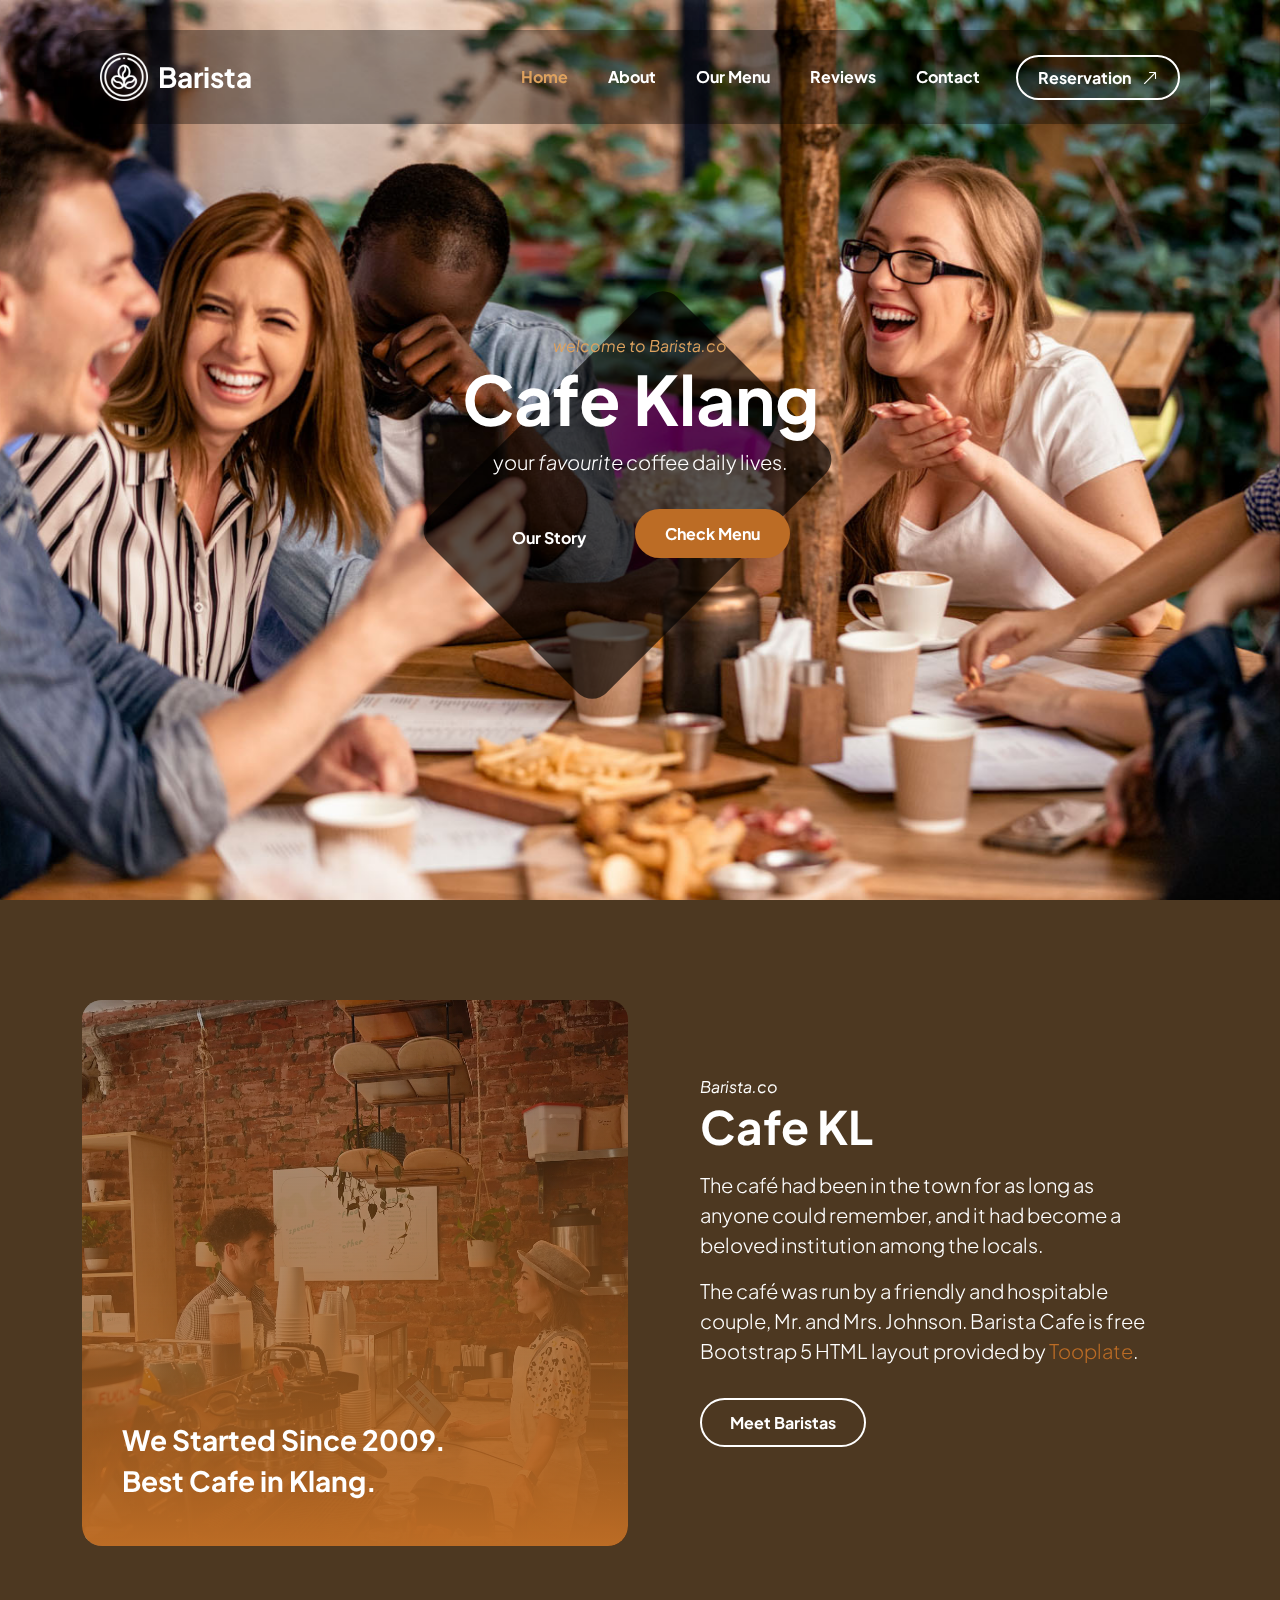
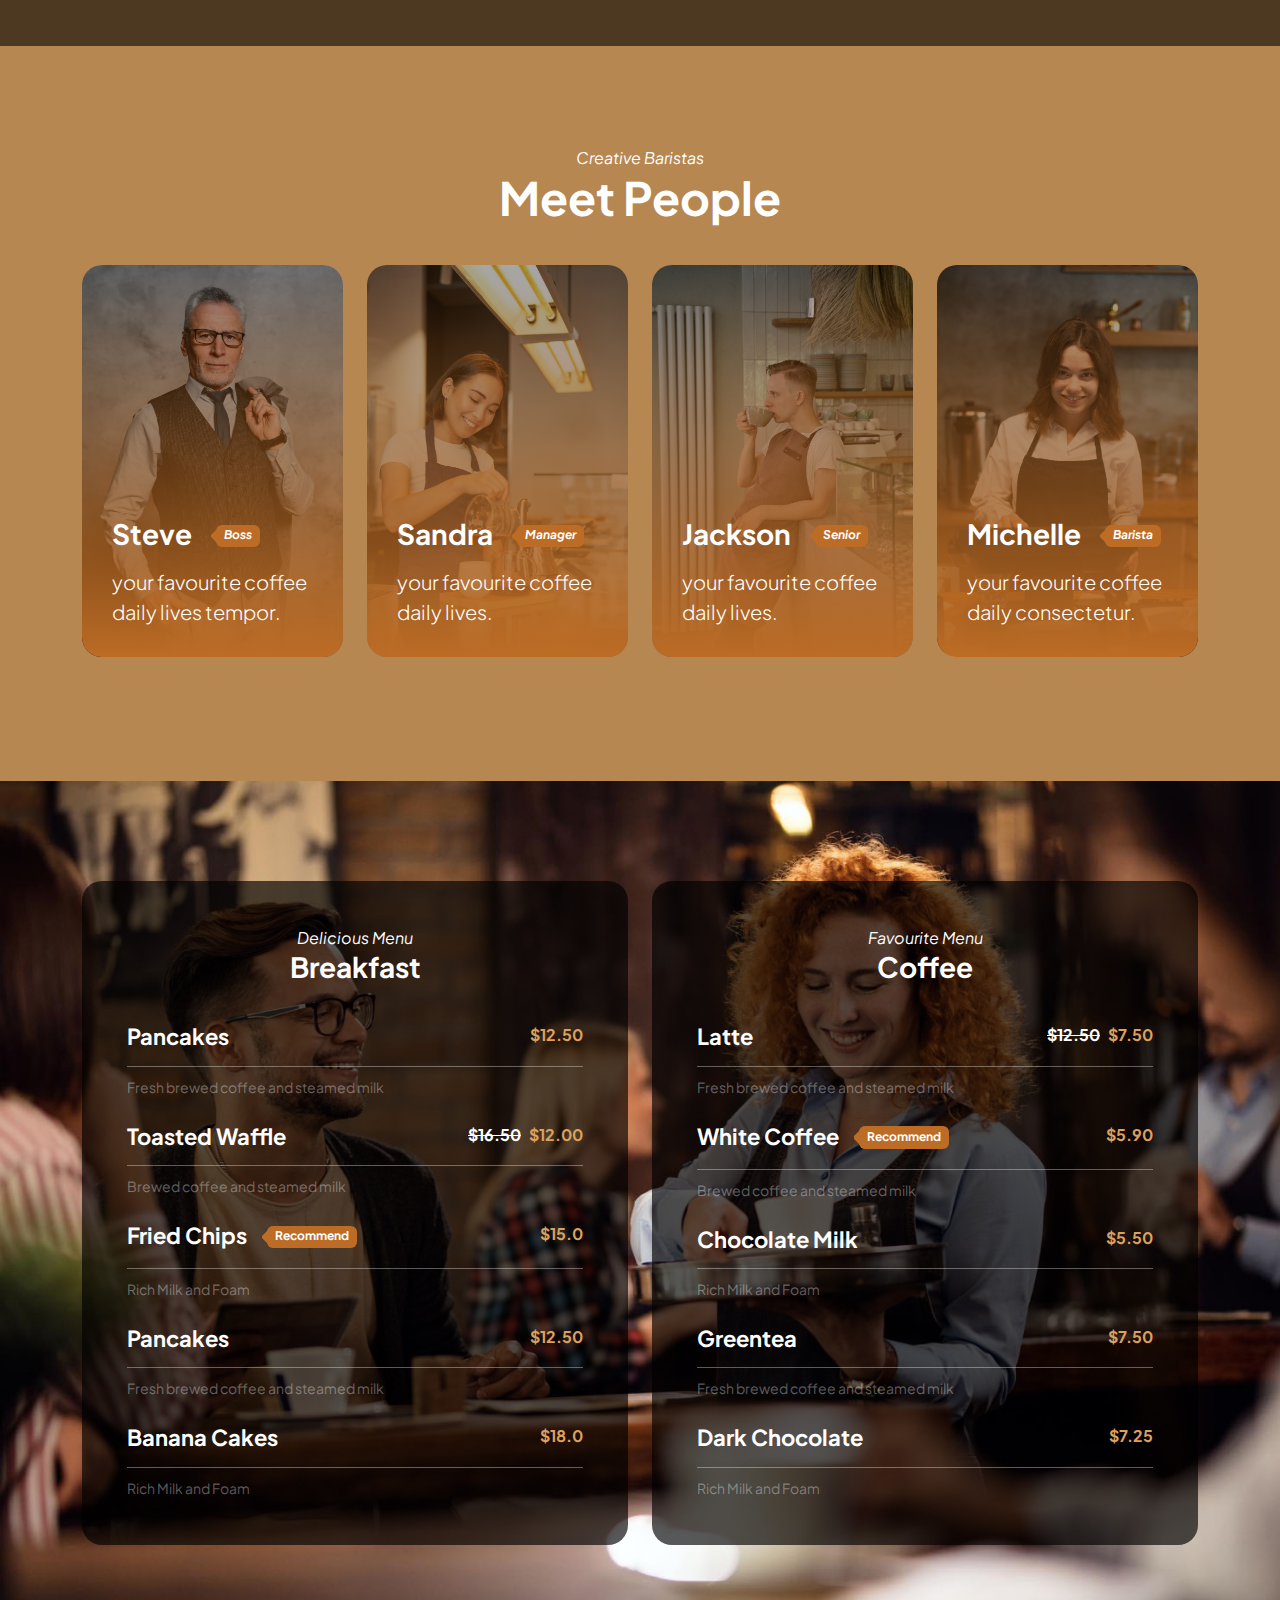
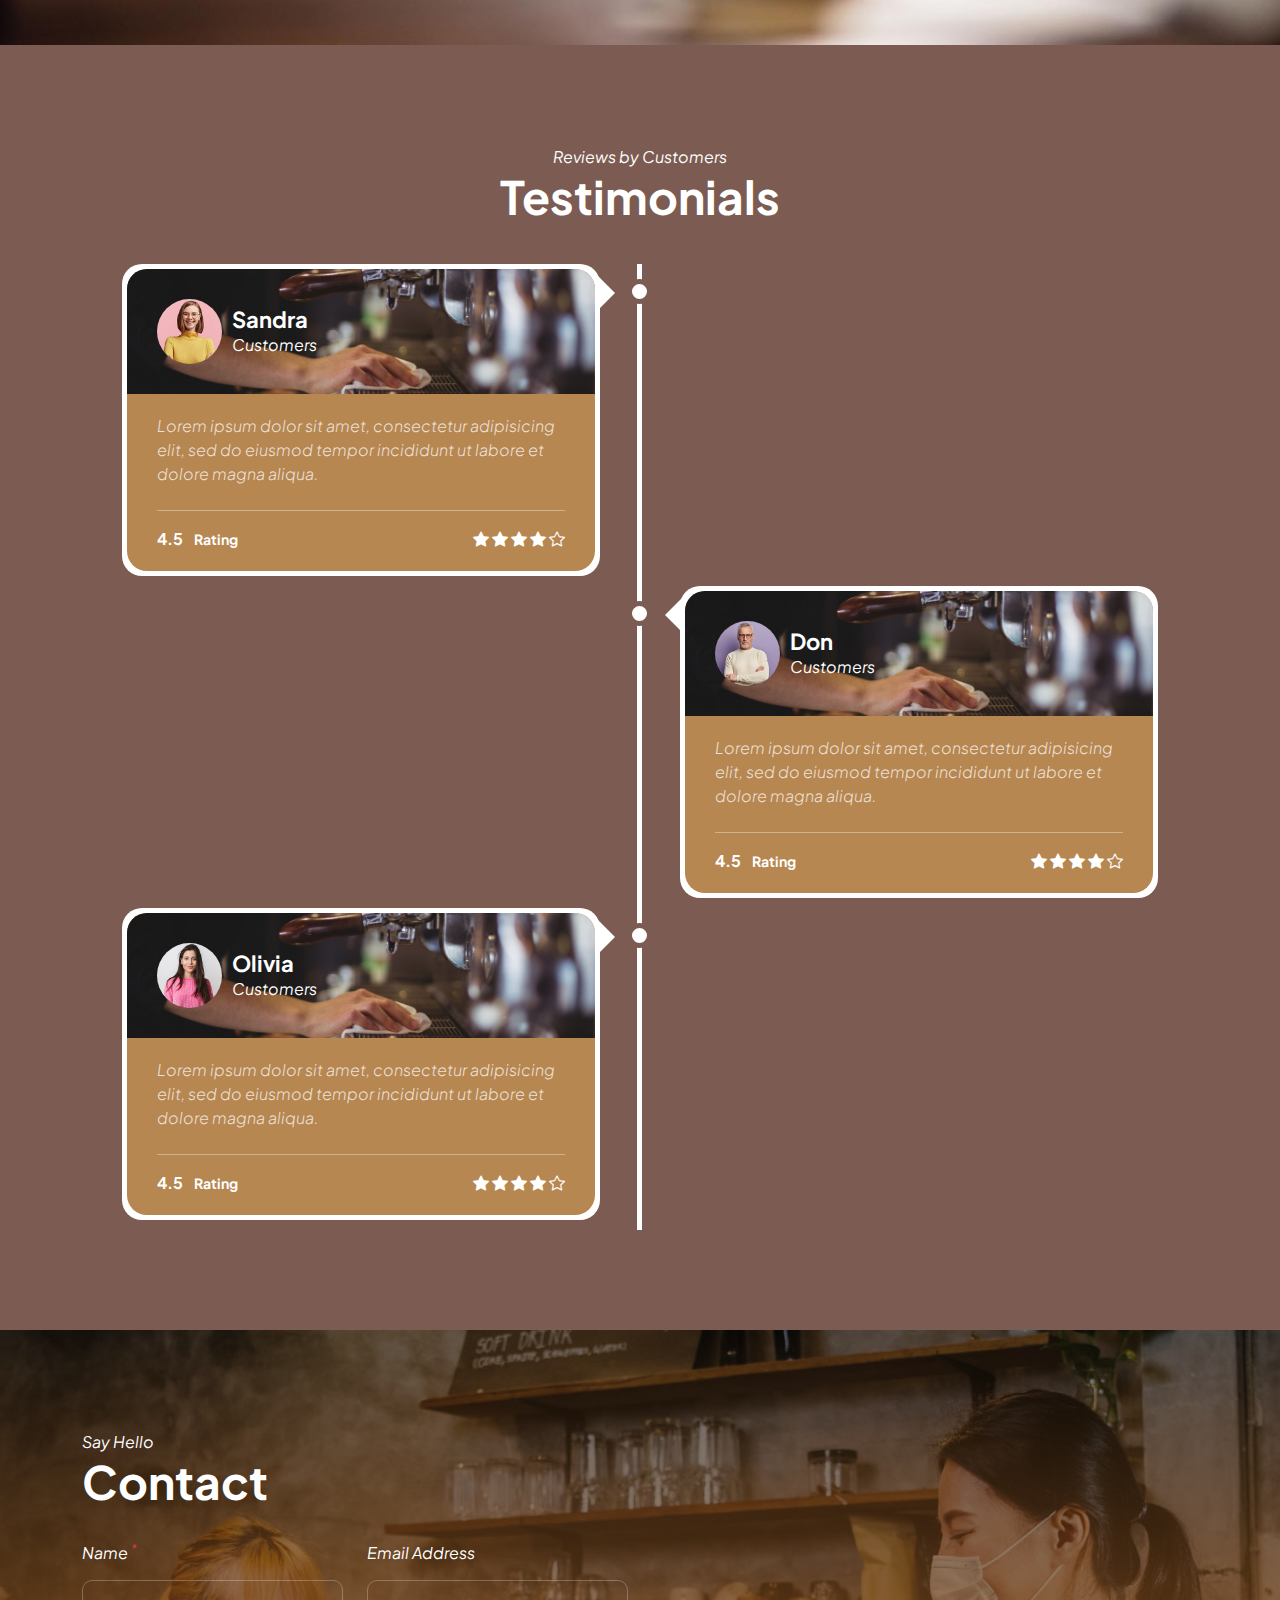
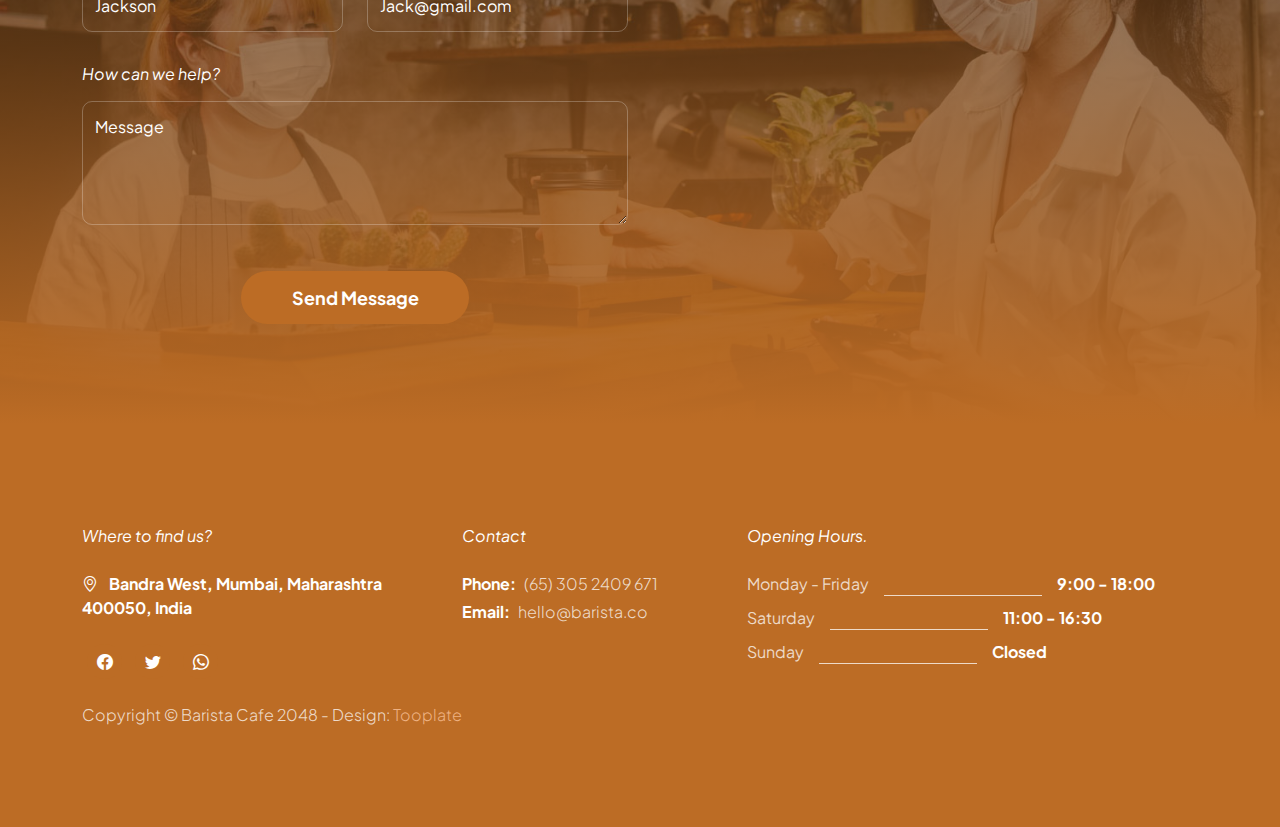
<file: frontend2/index.html>
<!doctype html>
<html lang="en">
    <head>
        <meta charset="utf-8">
        <meta name="viewport" content="width=device-width, initial-scale=1">

        <meta name="description" content="">
        <meta name="author" content="">

        <title>Barista Cafe HTML CSS Template</title>

        <!-- CSS FILES -->                
        <link rel="preconnect" href="https://fonts.googleapis.com">
        
        <link rel="preconnect" href="https://fonts.gstatic.com" crossorigin>

        <link href="https://fonts.googleapis.com/css2?family=Plus+Jakarta+Sans:ital,wght@0,200;0,400;0,600;0,700;1,200;1,700&display=swap" rel="stylesheet">
            
        <link href="css/bootstrap.min.css" rel="stylesheet">

        <link href="css/bootstrap-icons.css" rel="stylesheet">

        <link href="css/vegas.min.css" rel="stylesheet">

        <link href="css/tooplate-barista.css" rel="stylesheet">
        
<!--

Tooplate 2137 Barista Cafe

https://www.tooplate.com/view/2137-barista-cafe

Bootstrap 5 HTML CSS Template

-->
    </head>
    
    <body>
                
            <main>
                <nav class="navbar navbar-expand-lg">                
                    <div class="container">
                        <a class="navbar-brand d-flex align-items-center" href="index.html">
                            <img src="images/coffee-beans.png" class="navbar-brand-image img-fluid" alt="Barista Cafe Template">
                            Barista
                        </a>
        
                        <button class="navbar-toggler" type="button" data-bs-toggle="collapse" data-bs-target="#navbarNav" aria-controls="navbarNav" aria-expanded="false" aria-label="Toggle navigation">
                            <span class="navbar-toggler-icon"></span>
                        </button>
        
                        <div class="collapse navbar-collapse" id="navbarNav">
                            <ul class="navbar-nav ms-lg-auto">
                                <li class="nav-item">
                                    <a class="nav-link click-scroll" href="#section_1">Home</a>
                                </li>
        
                                <li class="nav-item">
                                    <a class="nav-link click-scroll" href="#section_2">About</a>
                                </li>

                                <li class="nav-item">
                                    <a class="nav-link click-scroll" href="#section_3">Our Menu</a>
                                </li>

                                <li class="nav-item">
                                    <a class="nav-link click-scroll" href="#section_4">Reviews</a>
                                </li>

                                <li class="nav-item">
                                    <a class="nav-link click-scroll" href="#section_5">Contact</a>
                                </li>
                            </ul>

                            <div class="ms-lg-3">
                                <a class="btn custom-btn custom-border-btn" href="reservation.html">
                                    Reservation
                                    <i class="bi-arrow-up-right ms-2"></i>
                                </a>
                            </div>
                        </div>
                    </div>
                </nav>


                <section class="hero-section d-flex justify-content-center align-items-center" id="section_1">

                    <div class="container">
                        <div class="row align-items-center">

                            <div class="col-lg-6 col-12 mx-auto">
                                <em class="small-text">welcome to Barista.co</em>
                                
                                <h1>Cafe Klang</h1>

                                <p class="text-white mb-4 pb-lg-2">
                                    your <em>favourite</em> coffee daily lives.
                                </p>

                                <a class="btn custom-btn custom-border-btn smoothscroll me-3" href="#section_2">
                                    Our Story
                                </a>

                                <a class="btn custom-btn smoothscroll me-2 mb-2" href="#section_3"><strong>Check Menu</strong></a>
                            </div>

                        </div>
                    </div>

                    <div class="hero-slides"></div>
                </section>


                <section class="about-section section-padding" id="section_2">
                    <div class="section-overlay"></div>
                    <div class="container">
                        <div class="row align-items-center">

                            <div class="col-lg-6 col-12">
                                <div class="ratio ratio-1x1">
                                    <video autoplay="" loop="" muted="" class="custom-video" poster="">
                                        <source src="videos/pexels-mike-jones-9046237.mp4" type="video/mp4">

                                        Your browser does not support the video tag.
                                    </video>

                                    <div class="about-video-info d-flex flex-column">
                                        <h4 class="mt-auto">We Started Since 2009.</h4>

                                        <h4>Best Cafe in Klang.</h4>
                                    </div>
                                </div>
                            </div>

                            <div class="col-lg-5 col-12 mt-4 mt-lg-0 mx-auto">
                                <em class="text-white">Barista.co</em>

                                <h2 class="text-white mb-3">Cafe KL</h2>

                                <p class="text-white">The café had been in the town for as long as anyone could remember, and it had become a beloved institution among the locals.</p>

                                <p class="text-white">The café was run by a friendly and hospitable couple, Mr. and Mrs. Johnson. Barista Cafe is free Bootstrap 5 HTML layout provided by <a rel="nofollow" href="https://www.tooplate.com" target="_blank">Tooplate</a>.</p>

                                <a href="#barista-team" class="smoothscroll btn custom-btn custom-border-btn mt-3 mb-4">Meet Baristas</a>
                            </div>

                        </div>
                    </div>
                </section>


                <section class="barista-section section-padding section-bg" id="barista-team">
                    <div class="container">
                        <div class="row justify-content-center">

                            <div class="col-lg-12 col-12 text-center mb-4 pb-lg-2">
                                <em class="text-white">Creative Baristas</em>

                                <h2 class="text-white">Meet People</h2>
                            </div>

                            <div class="col-lg-3 col-md-6 col-12 mb-4">
                                <div class="team-block-wrap">
                                    <div class="team-block-info d-flex flex-column">
                                        <div class="d-flex mt-auto mb-3">
                                            <h4 class="text-white mb-0">Steve</h4>

                                            <p class="badge ms-4"><em>Boss</em></p>
                                        </div>

                                        <p class="text-white mb-0">your favourite coffee daily lives tempor.</p>
                                    </div>

                                    <div class="team-block-image-wrap">
                                        <img src="images/team/portrait-elegant-old-man-wearing-suit.jpg" class="team-block-image img-fluid" alt="">
                                    </div>
                                </div>
                            </div>

                            <div class="col-lg-3 col-md-6 col-12 mb-4">
                                <div class="team-block-wrap">
                                    <div class="team-block-info d-flex flex-column">
                                        <div class="d-flex mt-auto mb-3">
                                            <h4 class="text-white mb-0">Sandra</h4>

                                            <p class="badge ms-4"><em>Manager</em></p>
                                        </div>

                                        <p class="text-white mb-0">your favourite coffee daily lives.</p>
                                    </div>

                                    <div class="team-block-image-wrap">
                                        <img src="images/team/cute-korean-barista-girl-pouring-coffee-prepare-filter-batch-brew-pour-working-cafe.jpg" class="team-block-image img-fluid" alt="">
                                    </div>
                                </div>
                            </div>

                            <div class="col-lg-3 col-md-6 col-12 mb-4">
                                <div class="team-block-wrap">
                                    <div class="team-block-info d-flex flex-column">
                                        <div class="d-flex mt-auto mb-3">
                                            <h4 class="text-white mb-0">Jackson</h4>

                                            <p class="badge ms-4"><em>Senior</em></p>
                                        </div>

                                        <p class="text-white mb-0">your favourite coffee daily lives.</p>
                                    </div>

                                    <div class="team-block-image-wrap">
                                        <img src="images/team/small-business-owner-drinking-coffee.jpg" class="team-block-image img-fluid" alt="">
                                    </div>
                                </div>
                            </div>

                            <div class="col-lg-3 col-md-6 col-12">
                                <div class="team-block-wrap">
                                    <div class="team-block-info d-flex flex-column">
                                        <div class="d-flex mt-auto mb-3">
                                            <h4 class="text-white mb-0">Michelle</h4>

                                            <p class="badge ms-4"><em>Barista</em></p>
                                        </div>

                                        <p class="text-white mb-0">your favourite coffee daily consectetur.</p>
                                    </div>

                                    <div class="team-block-image-wrap">
                                        <img src="images/team/smiley-business-woman-working-cashier.jpg" class="team-block-image img-fluid" alt="">
                                    </div>
                                </div>
                            </div>

                        </div>
                    </div>
                </section>


                <section class="menu-section section-padding" id="section_3">
                    <div class="container">
                        <div class="row">

                            <div class="col-lg-6 col-12 mb-4 mb-lg-0">
                                <div class="menu-block-wrap">
                                    <div class="text-center mb-4 pb-lg-2">
                                        <em class="text-white">Delicious Menu</em>
                                        <h4 class="text-white">Breakfast</h4>
                                    </div>

                                    <div class="menu-block">
                                        <div class="d-flex">
                                            <h6>Pancakes</h6>
                                        
                                            <span class="underline"></span>

                                            <strong class="ms-auto">$12.50</strong>
                                        </div>

                                        <div class="border-top mt-2 pt-2">
                                            <small>Fresh brewed coffee and steamed milk</small>
                                        </div>
                                    </div>

                                    <div class="menu-block my-4">
                                        <div class="d-flex">
                                            <h6>
                                                Toasted Waffle
                                            </h6>
                                        
                                            <span class="underline"></span>

                                            <strong class="text-white ms-auto"><del>$16.50</del></strong>

                                            <strong class="ms-2">$12.00</strong>
                                        </div>

                                        <div class="border-top mt-2 pt-2">
                                            <small>Brewed coffee and steamed milk</small>
                                        </div>
                                    </div>

                                    <div class="menu-block">
                                        <div class="d-flex">
                                            <h6>Fried Chips
                                                <span class="badge ms-3">Recommend</span>
                                            </h6>
                                        
                                            <span class="underline"></span>

                                            <strong class="ms-auto">$15.0</strong>
                                        </div>

                                        <div class="border-top mt-2 pt-2">
                                            <small>Rich Milk and Foam</small>
                                        </div>
                                    </div>

                                    <div class="menu-block my-4">
                                        <div class="d-flex">
                                            <h6>Pancakes</h6>
                                        
                                            <span class="underline"></span>

                                            <strong class="ms-auto">$12.50</strong>
                                        </div>

                                        <div class="border-top mt-2 pt-2">
                                            <small>Fresh brewed coffee and steamed milk</small>
                                        </div>
                                    </div>

                                    <div class="menu-block">
                                        <div class="d-flex">
                                            <h6>Banana Cakes</h6>
                                        
                                            <span class="underline"></span>

                                            <strong class="ms-auto">$18.0</strong>
                                        </div>

                                        <div class="border-top mt-2 pt-2">
                                            <small>Rich Milk and Foam</small>
                                        </div>
                                    </div>
                                </div>
                            </div>

                            <div class="col-lg-6 col-12">
                                <div class="menu-block-wrap">
                                    <div class="text-center mb-4 pb-lg-2">
                                        <em class="text-white">Favourite Menu</em>
                                        <h4 class="text-white">Coffee</h4>
                                    </div>

                                    <div class="menu-block">
                                        <div class="d-flex">
                                            <h6>Latte</h6>
                                        
                                            <span class="underline"></span>

                                            <strong class="text-white ms-auto"><del>$12.50</del></strong>

                                            <strong class="ms-2">$7.50</strong>
                                        </div>

                                        <div class="border-top mt-2 pt-2">
                                            <small>Fresh brewed coffee and steamed milk</small>
                                        </div>
                                    </div>

                                    <div class="menu-block my-4">
                                        <div class="d-flex">
                                            <h6>
                                                White Coffee
                                                <span class="badge ms-3">Recommend</span>
                                            </h6>
                                        
                                            <span class="underline"></span>

                                            <strong class="ms-auto">$5.90</strong>
                                        </div>

                                        <div class="border-top mt-2 pt-2">
                                            <small>Brewed coffee and steamed milk</small>
                                        </div>
                                    </div>

                                    <div class="menu-block">
                                        <div class="d-flex">
                                            <h6>Chocolate Milk</h6>
                                        
                                            <span class="underline"></span>

                                            <strong class="ms-auto">$5.50</strong>
                                        </div>

                                        <div class="border-top mt-2 pt-2">
                                            <small>Rich Milk and Foam</small>
                                        </div>
                                    </div>

                                    <div class="menu-block my-4">
                                        <div class="d-flex">
                                            <h6>Greentea</h6>
                                        
                                            <span class="underline"></span>

                                            <strong class="ms-auto">$7.50</strong>
                                        </div>

                                        <div class="border-top mt-2 pt-2">
                                            <small>Fresh brewed coffee and steamed milk</small>
                                        </div>
                                    </div>

                                    <div class="menu-block">
                                        <div class="d-flex">
                                            <h6>Dark Chocolate</h6>
                                        
                                            <span class="underline"></span>

                                            <strong class="ms-auto">$7.25</strong>
                                        </div>

                                        <div class="border-top mt-2 pt-2">
                                            <small>Rich Milk and Foam</small>
                                        </div>
                                    </div>
                                </div>
                            </div>

                        </div>
                    </div>
                </section>
                <section class="reviews-section section-padding section-bg" id="section_4">
                    <div class="container">
                        <div class="row justify-content-center">

                            <div class="col-lg-12 col-12 text-center mb-4 pb-lg-2">
                                <em class="text-white">Reviews by Customers</em>

                                <h2 class="text-white">Testimonials</h2>
                            </div>
                            <div class="timeline">
                                <div class="timeline-container timeline-container-left">
                                    <div class="timeline-content">
                                        <div class="reviews-block">
                                            <div class="reviews-block-image-wrap d-flex align-items-center">
                                                <img src="images/reviews/young-woman-with-round-glasses-yellow-sweater.jpg" class="reviews-block-image img-fluid" alt="">

                                                <div class="">
                                                    <h6 class="text-white mb-0">Sandra</h6>
                                                    <em class="text-white"> Customers</em>
                                                </div>
                                            </div>

                                            <div class="reviews-block-info">
                                                <p>Lorem ipsum dolor sit amet, consectetur adipisicing elit, sed do eiusmod tempor incididunt ut labore et dolore magna aliqua.</p>

                                                <div class="d-flex border-top pt-3 mt-4">
                                                    <strong class="text-white">4.5 <small class="ms-2">Rating</small></strong>

                                                    <div class="reviews-group ms-auto">
                                                        <i class="bi-star-fill"></i>
                                                        <i class="bi-star-fill"></i>
                                                        <i class="bi-star-fill"></i>
                                                        <i class="bi-star-fill"></i>
                                                        <i class="bi-star"></i>
                                                    </div>
                                                </div>
                                            </div>
                                        </div>
                                    </div>
                                </div>

                                <div class="timeline-container timeline-container-right">
                                    <div class="timeline-content">
                                        <div class="reviews-block">
                                            <div class="reviews-block-image-wrap d-flex align-items-center">
                                                <img src="images/reviews/senior-man-white-sweater-eyeglasses.jpg" class="reviews-block-image img-fluid" alt="">

                                                <div class="">
                                                    <h6 class="text-white mb-0">Don</h6>
                                                    <em class="text-white"> Customers</em>
                                                </div>
                                            </div>

                                            <div class="reviews-block-info">
                                                <p>Lorem ipsum dolor sit amet, consectetur adipisicing elit, sed do eiusmod tempor incididunt ut labore et dolore magna aliqua.</p>

                                                <div class="d-flex border-top pt-3 mt-4">
                                                    <strong class="text-white">4.5 <small class="ms-2">Rating</small></strong>

                                                    <div class="reviews-group ms-auto">
                                                        <i class="bi-star-fill"></i>
                                                        <i class="bi-star-fill"></i>
                                                        <i class="bi-star-fill"></i>
                                                        <i class="bi-star-fill"></i>
                                                        <i class="bi-star"></i>
                                                    </div>
                                                </div>
                                            </div>
                                        </div>
                                    </div>
                                </div>

                                <div class="timeline-container timeline-container-left">
                                    <div class="timeline-content">
                                        <div class="reviews-block">
                                            <div class="reviews-block-image-wrap d-flex align-items-center">
                                                <img src="images/reviews/young-beautiful-woman-pink-warm-sweater-natural-look-smiling-portrait-isolated-long-hair.jpg" class="reviews-block-image img-fluid" alt="">

                                                <div class="">
                                                    <h6 class="text-white mb-0">Olivia</h6>
                                                    <em class="text-white"> Customers</em>
                                                </div>
                                            </div>

                                            <div class="reviews-block-info">
                                                <p>Lorem ipsum dolor sit amet, consectetur adipisicing elit, sed do eiusmod tempor incididunt ut labore et dolore magna aliqua.</p>

                                                <div class="d-flex border-top pt-3 mt-4">
                                                    <strong class="text-white">4.5 <small class="ms-2">Rating</small></strong>

                                                    <div class="reviews-group ms-auto">
                                                        <i class="bi-star-fill"></i>
                                                        <i class="bi-star-fill"></i>
                                                        <i class="bi-star-fill"></i>
                                                        <i class="bi-star-fill"></i>
                                                        <i class="bi-star"></i>
                                                    </div>
                                                </div>
                                            </div>
                                        </div>
                                    </div>
                                </div>
                            </div>

                        </div>
                    </div>
                </section>


                <section class="contact-section section-padding" id="section_5">
                    <div class="container">
                        <div class="row">   

                            <div class="col-lg-12 col-12">
                                <em class="text-white">Say Hello</em>
                                <h2 class="text-white mb-4 pb-lg-2">Contact</h2>
                            </div>

                            <div class="col-lg-6 col-12">
                                <form action="#" method="post" class="custom-form contact-form" role="form">

                                <div class="row">
                                    
                                    <div class="col-lg-6 col-12">
                                        <label for="name" class="form-label">Name <sup class="text-danger">*</sup></label>

                                        <input type="text" name="name" id="name" class="form-control" placeholder="Jackson" required="">
                                    </div>

                                    <div class="col-lg-6 col-12">
                                        <label for="email" class="form-label">Email Address</label>

                                        <input type="email" name="email" id="email" pattern="[^ @]*@[^ @]*" class="form-control" placeholder="Jack@gmail.com" required="">
                                    </div>

                                    <div class="col-12">
                                        <label for="message" class="form-label">How can we help?</label>

                                        <textarea name="message" rows="4" class="form-control" id="message" placeholder="Message" required=""></textarea>
                                        
                                    </div>
                                </div>

                                <div class="col-lg-5 col-12 mx-auto mt-3">
                                    <button type="submit" class="form-control">Send Message</button>
                                </div>
                            </form>
                            </div>

                            <div class="col-lg-6 col-12 mx-auto mt-5 mt-lg-0 ps-lg-5">
                                <iframe class="google-map" src="https://www.google.com/maps/embed?pb=!1m18!1m12!1m3!1d5039.668141741662!2d72.81814769288509!3d19.043340656729775!2m3!1f0!2f0!3f0!3m2!1i1024!2i768!4f13.1!3m3!1m2!1s0x3be7c994f34a7355%3A0x2680d63a6f7e33c2!2sLover%20Point!5e1!3m2!1sen!2sth!4v1692722771770!5m2!1sen!2sth" width="100%" height="300" style="border:0;" allowfullscreen="" loading="lazy" referrerpolicy="no-referrer-when-downgrade"></iframe>  
                            </div>

                        </div>
                    </div>
                </section>


                <footer class="site-footer">
                    <div class="container">
                        <div class="row">

                            <div class="col-lg-4 col-12 me-auto">
                                <em class="text-white d-block mb-4">Where to find us?</em>

                                <strong class="text-white">
                                    <i class="bi-geo-alt me-2"></i>
                                    Bandra West, Mumbai, Maharashtra 400050, India
                                </strong>

                                <ul class="social-icon mt-4">
                                    <li class="social-icon-item">
                                        <a href="#" class="social-icon-link bi-facebook">
                                        </a>
                                    </li>
        
                                    <li class="social-icon-item">
                                        <a href="https://x.com/minthu" target="_new" class="social-icon-link bi-twitter">
                                        </a>
                                    </li>

                                    <li class="social-icon-item">
                                        <a href="#" class="social-icon-link bi-whatsapp">
                                        </a>
                                    </li>
                                </ul>
                            </div>

                            <div class="col-lg-3 col-12 mt-4 mb-3 mt-lg-0 mb-lg-0">
                                <em class="text-white d-block mb-4">Contact</em>

                                <p class="d-flex mb-1">
                                    <strong class="me-2">Phone:</strong>
                                    <a href="tel: 305-240-9671" class="site-footer-link">
                                        (65) 
                                        305 2409 671
                                    </a>
                                </p>

                                <p class="d-flex">
                                    <strong class="me-2">Email:</strong>

                                    <a href="mailto:info@yourgmail.com" class="site-footer-link">
                                        hello@barista.co
                                    </a>
                                </p>
                            </div>


                            <div class="col-lg-5 col-12">
                                <em class="text-white d-block mb-4">Opening Hours.</em>

                                <ul class="opening-hours-list">
                                    <li class="d-flex">
                                        Monday - Friday
                                        <span class="underline"></span>

                                        <strong>9:00 - 18:00</strong>
                                    </li>

                                    <li class="d-flex">
                                        Saturday
                                        <span class="underline"></span>

                                        <strong>11:00 - 16:30</strong>
                                    </li>

                                    <li class="d-flex">
                                        Sunday
                                        <span class="underline"></span>

                                        <strong>Closed</strong>
                                    </li>
                                </ul>
                            </div>

                            <div class="col-lg-8 col-12 mt-4">
                                <p class="copyright-text mb-0">Copyright © Barista Cafe 2048 
                                    - Design: <a rel="sponsored" href="https://www.tooplate.com" target="_blank">Tooplate</a></p>
                            </div>
                    </div>
                </footer>
            </main>

        <!-- JAVASCRIPT FILES -->
        <script src="js/jquery.min.js"></script>
        <script src="js/bootstrap.min.js"></script>
        <script src="js/jquery.sticky.js"></script>
        <script src="js/click-scroll.js"></script>
        <script src="js/vegas.min.js"></script>
        <script src="js/custom.js"></script>

    </body>
</html>
</file>
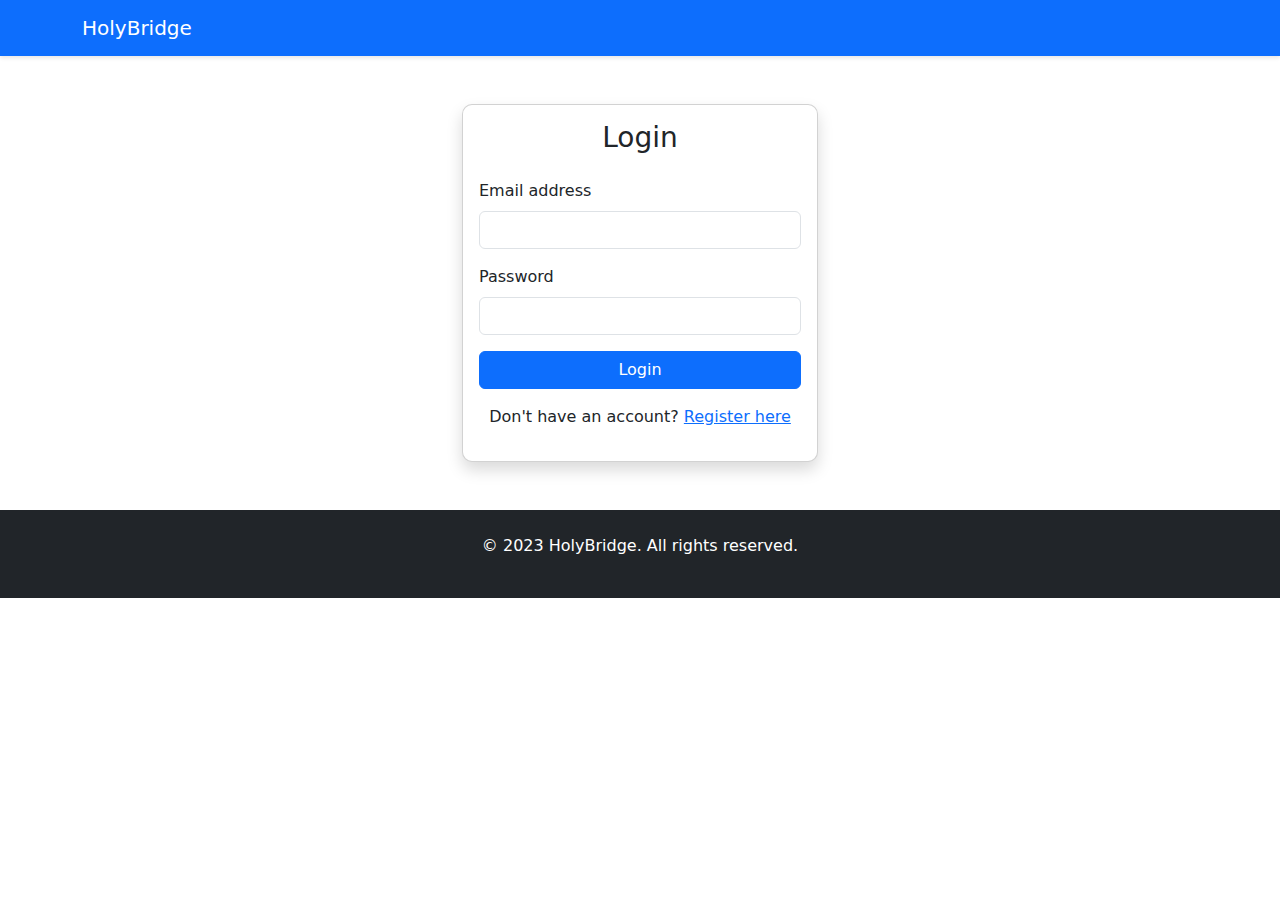
<file: Frontend/dashboard.html>
<!DOCTYPE html>
<html lang="en">
<head>
  <meta charset="UTF-8">
  <meta name="viewport" content="width=device-width, initial-scale=1.0">
  <title>HolyBridge - User Dashboard</title>
  <link href="https://cdn.jsdelivr.net/npm/bootstrap@5.3.0/dist/css/bootstrap.min.css" rel="stylesheet">
  <link rel="stylesheet" href="https://cdnjs.cloudflare.com/ajax/libs/font-awesome/6.4.0/css/all.min.css">
  <link href="css/style.css" rel="stylesheet">
</head>
<body>
<nav class="navbar navbar-expand-lg navbar-dark bg-primary">
  <div class="container">
    <a class="navbar-brand" href="#">HolyBridge</a>
    <button class="navbar-toggler" type="button" data-bs-toggle="collapse" data-bs-target="#navbarNav">
      <span class="navbar-toggler-icon"></span>
    </button>
    <div class="collapse navbar-collapse" id="navbarNav">
      <ul class="navbar-nav me-auto">
        <li class="nav-item">
          <a class="nav-link active" href="dashboard.html">Dashboard</a>
        </li>
        <li class="nav-item">
          <a class="nav-link" href="#">Donations</a>
        </li>
      </ul>
      <ul class="navbar-nav ms-auto">
        <li class="nav-item dropdown">
          <a class="nav-link dropdown-toggle d-flex align-items-center" href="#" id="userDropdown" role="button" data-bs-toggle="dropdown">
            <span class="me-2" id="userEmail"></span>
            <span class="badge bg-success me-2" id="userRoleBadge">User</span>
            <img class="img-profile rounded-circle" src="https://source.unsplash.com/QAB-WJcbgJk/60x60" width="32" height="32">
          </a>
          <ul class="dropdown-menu dropdown-menu-end">
            <li class="dropdown-header d-flex align-items-center">
              <img class="img-profile rounded-circle me-2" src="https://source.unsplash.com/QAB-WJcbgJk/60x60" width="40" height="40">
              <div>
                <div class="fw-bold" id="dropdownUserName">User</div>
                <div class="small text-muted" id="dropdownUserEmail"></div>
                <div class="small text-muted" id="dropdownUserRole"></div>
              </div>
            </li>
            <li><hr class="dropdown-divider"></li>
            <li><a class="dropdown-item" href="#"><i class="fas fa-user me-2"></i> Profile</a></li>
            <li><hr class="dropdown-divider"></li>
            <li><a class="dropdown-item" href="#" id="logoutBtn"><i class="fas fa-sign-out-alt me-2"></i> Logout</a></li>
          </ul>
        </li>
      </ul>
    </div>
  </div>
</nav>

<div class="container mt-4">
  <div class="row">
    <div class="col-md-3">
      <div class="card">
        <div class="card-header">
          User Menu
        </div>
        <div class="list-group list-group-flush">
          <a href="dashboard.html" class="list-group-item list-group-item-action active">Dashboard</a>
          <a href="#" class="list-group-item list-group-item-action">My Donations</a>
          <a href="#" class="list-group-item list-group-item-action">Profile</a>
        </div>
      </div>
    </div>
    <div class="col-md-9">
      <div class="card">
        <div class="card-header">
          Welcome, <span id="userName"></span>
        </div>
        <div class="card-body">
          <h5 class="card-title">User Dashboard</h5>
          <p class="card-text">You can manage your donations and profile from here.</p>

          <div class="row mt-4">
            <div class="col-md-6 mb-4">
              <div class="card bg-primary text-white">
                <div class="card-body">
                  <h5 class="card-title">Total Donations</h5>
                  <p class="card-text h3" id="userDonationAmount">$0.00</p>
                </div>
              </div>
            </div>
            <div class="col-md-6 mb-4">
              <div class="card bg-success text-white">
                <div class="card-body">
                  <h5 class="card-title">Recent Activity</h5>
                  <p class="card-text" id="userLastLogin">Just now</p>
                </div>
              </div>
            </div>
          </div>

          <div class="mt-4">
            <h5>Recent Donations</h5>
            <div class="table-responsive">
              <table class="table table-striped">
                <thead>
                <tr>
                  <th>Date</th>
                  <th>Amount</th>
                  <th>Purpose</th>
                  <th>Status</th>
                </tr>
                </thead>
                <tbody id="recentDonations">
                <!-- Will be populated by JavaScript -->
                </tbody>
              </table>
            </div>
          </div>
        </div>
      </div>
    </div>
  </div>
</div>

<footer class="bg-dark text-white mt-5 py-4">
  <div class="container text-center">
    <p>&copy; 2023 HolyBridge. All rights reserved.</p>
  </div>
</footer>

<script src="https://cdn.jsdelivr.net/npm/bootstrap@5.3.0/dist/js/bootstrap.bundle.min.js"></script>
<script src="js/auth.js"></script>
<script src="js/user.js"></script>
</body>
</html>
</file>
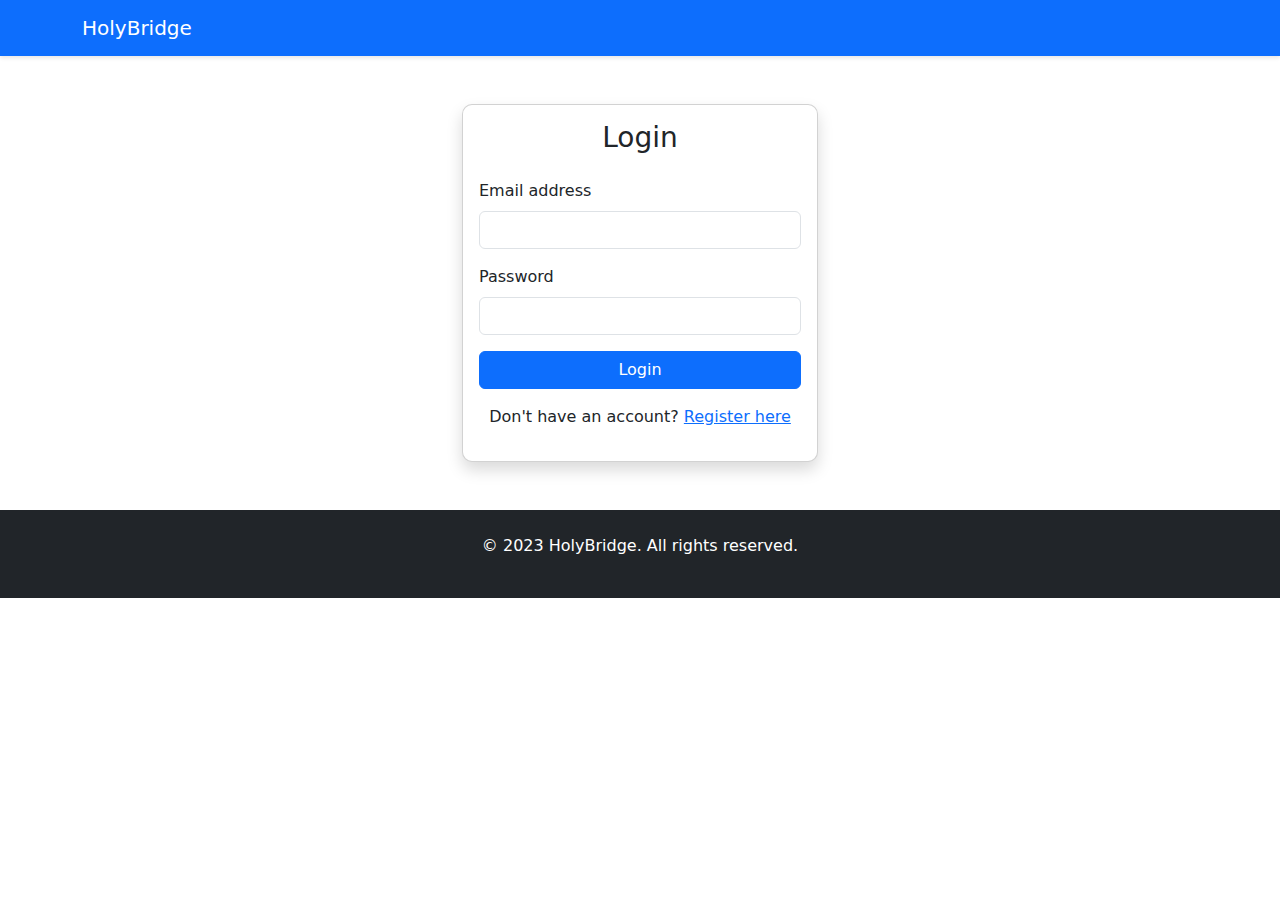
<file: Frontend/login.html>
<!DOCTYPE html>
<html lang="en">
<head>
    <meta charset="UTF-8">
    <meta name="viewport" content="width=device-width, initial-scale=1.0">
    <title>HolyBridge - Login</title>
    <link href="https://cdn.jsdelivr.net/npm/bootstrap@5.3.0/dist/css/bootstrap.min.css" rel="stylesheet">
    <link href="css/style.css" rel="stylesheet">
</head>
<body>
<nav class="navbar navbar-expand-lg navbar-dark bg-primary">
    <div class="container">
        <a class="navbar-brand" href="index.html">HolyBridge</a>
    </div>
</nav>

<div class="container mt-5">
    <div class="row justify-content-center">
        <div class="col-md-6 col-lg-4">
            <div class="card shadow">
                <div class="card-body">
                    <h3 class="card-title text-center mb-4">Login</h3>
                    <form id="loginForm">
                        <div class="mb-3">
                            <label for="email" class="form-label">Email address</label>
                            <input type="email" class="form-control" id="email" required>
                        </div>
                        <div class="mb-3">
                            <label for="password" class="form-label">Password</label>
                            <input type="password" class="form-control" id="password" required>
                        </div>
                        <button type="submit" class="btn btn-primary w-100">Login</button>
                    </form>
                    <div class="mt-3 text-center">
                        <p>Don't have an account? <a href="register.html">Register here</a></p>
                    </div>
                    <div id="loginError" class="alert alert-danger mt-3 d-none"></div>
                </div>
            </div>
        </div>
    </div>
</div>

<footer class="bg-dark text-white mt-5 py-4">
    <div class="container text-center">
        <p>&copy; 2023 HolyBridge. All rights reserved.</p>
    </div>
</footer>

<script src="https://cdn.jsdelivr.net/npm/bootstrap@5.3.0/dist/js/bootstrap.bundle.min.js"></script>
<script src="js/auth.js"></script>
</body>
</html>
</file>
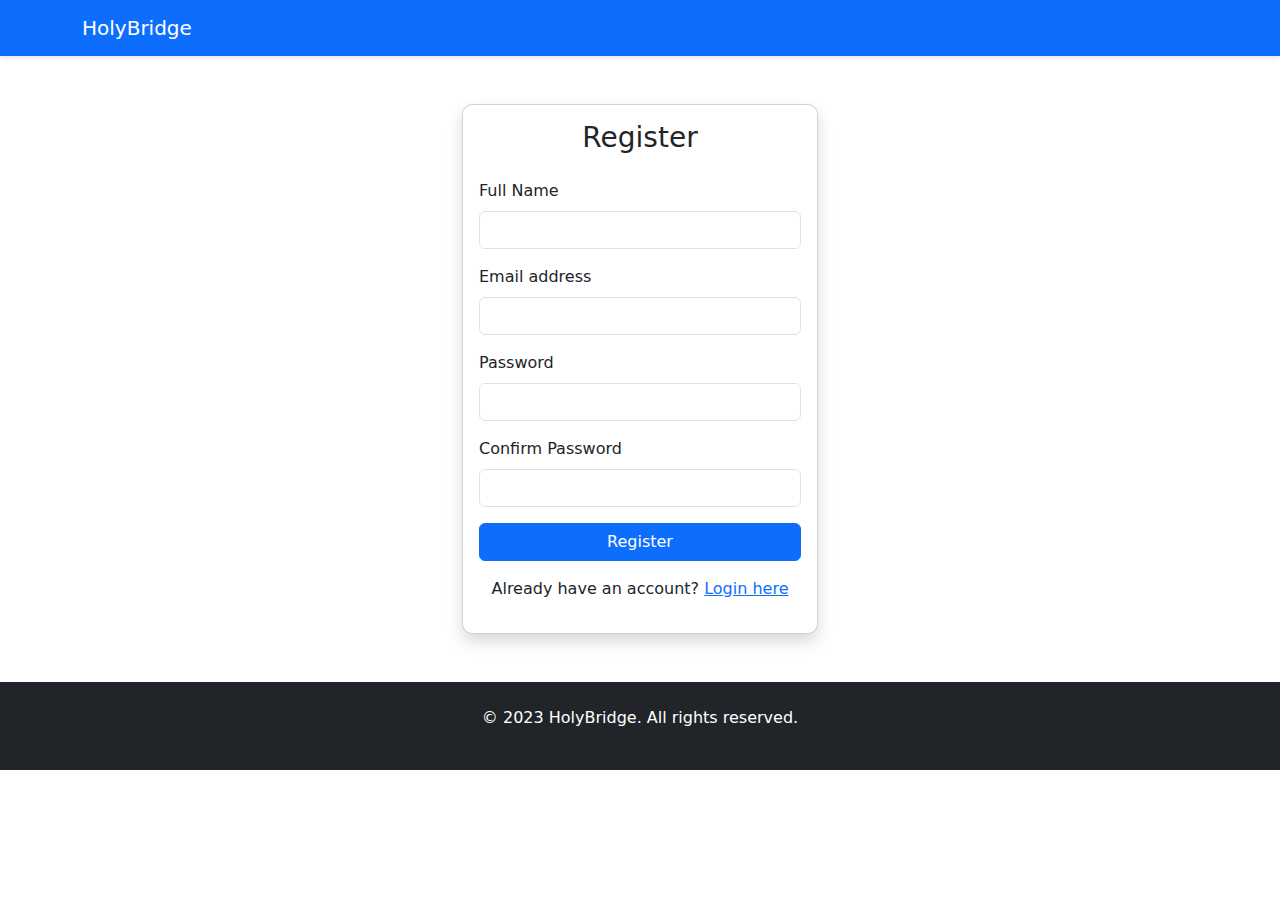
<file: Frontend/register.html>
<!DOCTYPE html>
<html lang="en">
<head>
  <meta charset="UTF-8">
  <meta name="viewport" content="width=device-width, initial-scale=1.0">
  <title>HolyBridge - Register</title>
  <link href="https://cdn.jsdelivr.net/npm/bootstrap@5.3.0/dist/css/bootstrap.min.css" rel="stylesheet">
  <link href="css/style.css" rel="stylesheet">
</head>
<body>
<nav class="navbar navbar-expand-lg navbar-dark bg-primary">
  <div class="container">
    <a class="navbar-brand" href="index.html">HolyBridge</a>
  </div>
</nav>

<div class="container mt-5">
  <div class="row justify-content-center">
    <div class="col-md-6 col-lg-4">
      <div class="card shadow">
        <div class="card-body">
          <h3 class="card-title text-center mb-4">Register</h3>
          <form id="registerForm">
            <div class="mb-3">
              <label for="regName" class="form-label">Full Name</label>
              <input type="text" class="form-control" id="regName" required>
            </div>
            <div class="mb-3">
              <label for="regEmail" class="form-label">Email address</label>
              <input type="email" class="form-control" id="regEmail" required>
            </div>
            <div class="mb-3">
              <label for="regPassword" class="form-label">Password</label>
              <input type="password" class="form-control" id="regPassword" required>
            </div>
            <div class="mb-3">
              <label for="regConfirmPassword" class="form-label">Confirm Password</label>
              <input type="password" class="form-control" id="regConfirmPassword" required>
            </div>
            <button type="submit" class="btn btn-primary w-100">Register</button>
          </form>
          <div class="mt-3 text-center">
            <p>Already have an account? <a href="login.html">Login here</a></p>
          </div>
          <div id="registerError" class="alert alert-danger mt-3 d-none"></div>
          <div id="registerSuccess" class="alert alert-success mt-3 d-none"></div>
        </div>
      </div>
    </div>
  </div>
</div>

<footer class="bg-dark text-white mt-5 py-4">
  <div class="container text-center">
    <p>&copy; 2023 HolyBridge. All rights reserved.</p>
  </div>
</footer>

<script src="https://cdn.jsdelivr.net/npm/bootstrap@5.3.0/dist/js/bootstrap.bundle.min.js"></script>
<script src="js/auth.js"></script>
</body>
</html>
</file>
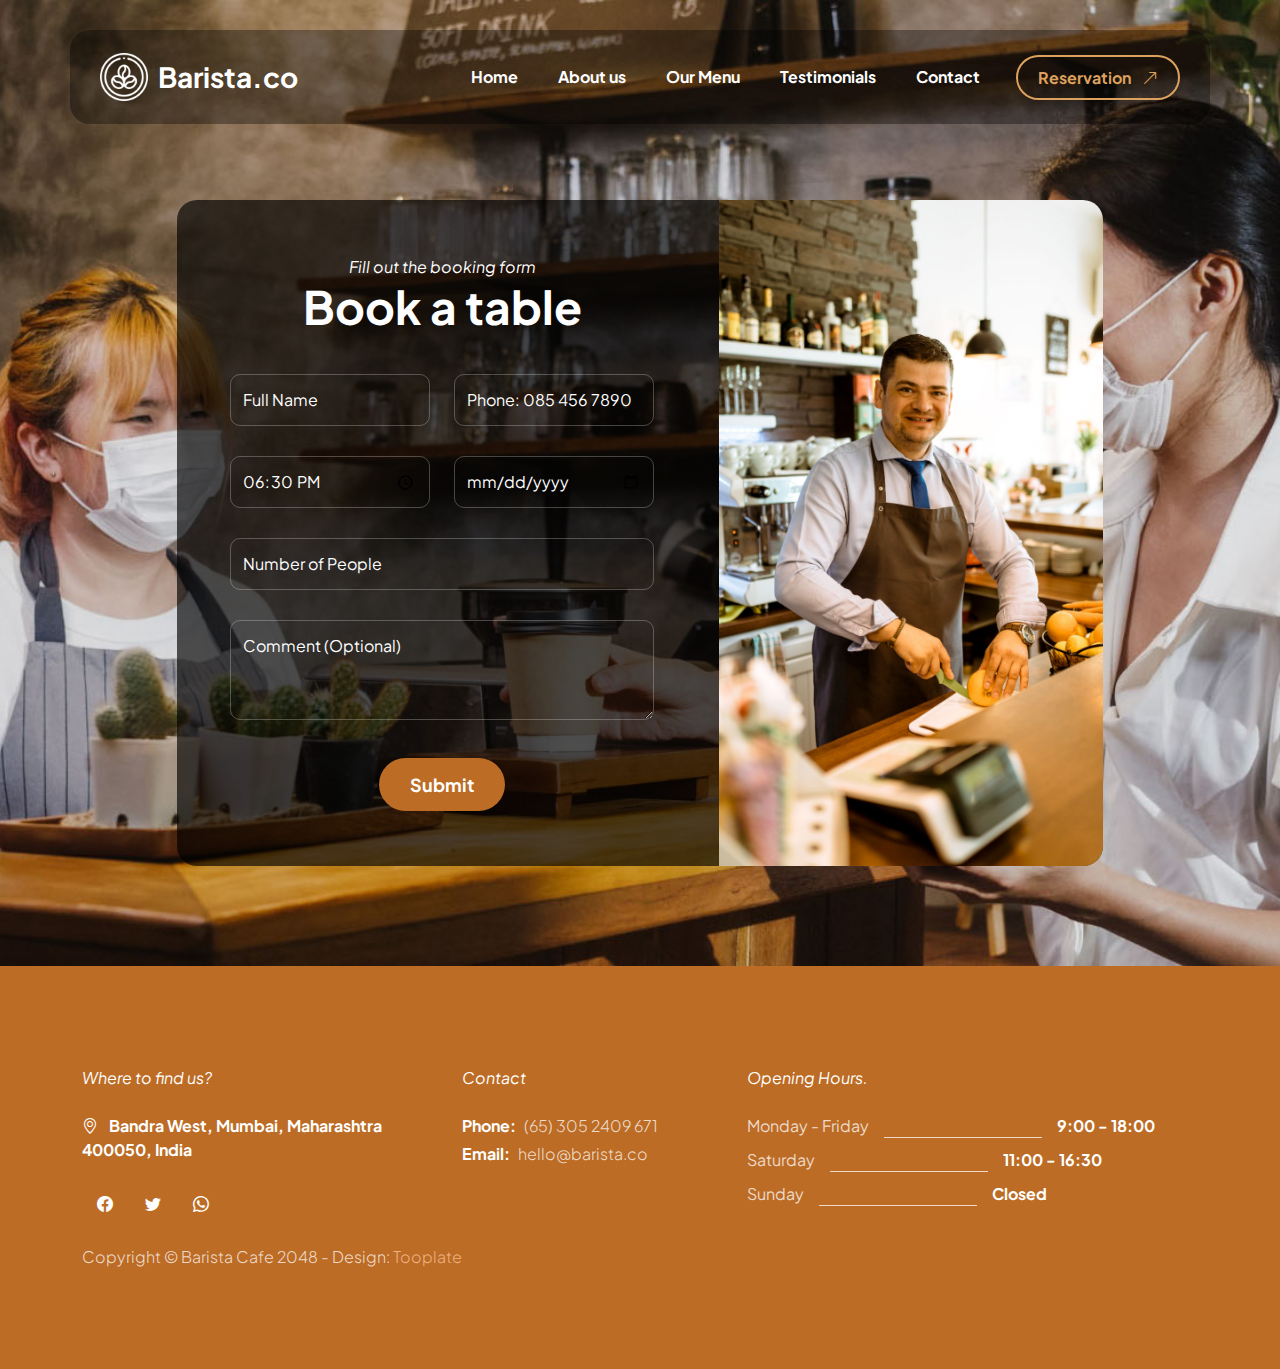
<file: frontend2/reservation.html>
<!doctype html>
<html lang="en">
    <head>
        <meta charset="utf-8">
        <meta name="viewport" content="width=device-width, initial-scale=1">

        <meta name="description" content="">
        <meta name="author" content="">

        <title>Barista Cafe - HTML Reservation Form</title>

        <!-- CSS FILES -->                
        <link rel="preconnect" href="https://fonts.googleapis.com">
        
        <link rel="preconnect" href="https://fonts.gstatic.com" crossorigin>

        <link href="https://fonts.googleapis.com/css2?family=Plus+Jakarta+Sans:ital,wght@0,200;0,400;0,600;0,700;1,200;1,700&display=swap" rel="stylesheet">
            
        <link href="css/bootstrap.min.css" rel="stylesheet">

        <link href="css/bootstrap-icons.css" rel="stylesheet">

        <link href="css/vegas.min.css" rel="stylesheet">

        <link href="css/tooplate-barista.css" rel="stylesheet">
<!--

Tooplate 2137 Barista

https://www.tooplate.com/view/2137-barista-cafe

Bootstrap 5 HTML CSS Template

-->
    </head>
    
    <body class="reservation-page">
                
            <main>
                <nav class="navbar navbar-expand-lg">                
                    <div class="container">
                        <a class="navbar-brand d-flex align-items-center" href="index.html">
                            <img src="images/coffee-beans.png" class="navbar-brand-image img-fluid" alt="">
                            Barista.co
                        </a>
        
                        <button class="navbar-toggler" type="button" data-bs-toggle="collapse" data-bs-target="#navbarNav" aria-controls="navbarNav" aria-expanded="false" aria-label="Toggle navigation">
                            <span class="navbar-toggler-icon"></span>
                        </button>
        
                        <div class="collapse navbar-collapse" id="navbarNav">
                            <ul class="navbar-nav ms-lg-auto">
                                <li class="nav-item">
                                    <a class="nav-link" href="index.html#section_1">Home</a>
                                </li>
        
                                <li class="nav-item">
                                    <a class="nav-link" href="index.html#section_2">About us</a>
                                </li>

                                <li class="nav-item">
                                    <a class="nav-link" href="index.html#section_3">Our Menu</a>
                                </li>

                                <li class="nav-item">
                                    <a class="nav-link" href="index.html#section_4">Testimonials</a>
                                </li>

                                <li class="nav-item">
                                    <a class="nav-link" href="index.html#section_5">Contact</a>
                                </li>
                            </ul>

                            <div class="ms-lg-3">
                                <a class="btn custom-btn custom-border-btn" href="reservation.html">
                                    Reservation
                                    <i class="bi-arrow-up-right ms-2"></i>
                                </a>
                            </div>
                        </div>
                    </div>
                </nav>
                

                <section class="booking-section section-padding">
                <div class="container">
                    <div class="row">

                        <div class="col-lg-10 col-12 mx-auto">
                            <div class="booking-form-wrap">
                                <div class="row">
                                    <div class="col-lg-7 col-12 p-0">
                                        <form class="custom-form booking-form" action="#" method="post" role="form">
                                            <div class="text-center mb-4 pb-lg-2">
                                                <em class="text-white">Fill out the booking form</em>

                                                <h2 class="text-white">Book a table</h2>
                                            </div>

                                            <div class="booking-form-body">
                                                <div class="row">
                                                    <div class="col-lg-6 col-12">
                                                        <input type="text" name="booking-form-name" id="booking-form-name" class="form-control" placeholder="Full Name" required>
                                                    </div>

                                                    <div class="col-lg-6 col-12">
                                                        <input type="tel" class="form-control" name="booking-form-phone" placeholder="Phone: 085 456 7890" pattern="[0-9]{3}-[0-9]{3}-[0-9]{4}" required="">
                                                    </div>

                                                    <div class="col-lg-6 col-12">
                                                        <input class="form-control" type="time" name="booking-form-time" value="18:30">
                                                    </div>

                                                    <div class="col-lg-6 col-12">
                                                        <input type="date" name="booking-form-date" id="booking-form-date" class="form-control" placeholder="Date" required="">
                                                    </div>

                                                    <div class="col-lg-12 col-12">
                                                        <input type="number" name="booking-form-number" id="booking-form-number" class="form-control" placeholder="Number of People" required="">

                                                        <textarea name="booking-form-message" rows="3" class="form-control" id="booking-form-message" placeholder="Comment (Optional)"></textarea>
                                                    </div>

                                                    <div class="col-lg-4 col-md-10 col-8 mx-auto mt-2">
                                                        <button type="submit" class="form-control">Submit</button>
                                                    </div>
                                                </div>
                                            </div>
                                        </form>
                                    </div>

                                    <div class="col-lg-5 col-12 p-0">
                                        <div class="booking-form-image-wrap">
                                            
                                            <img src="images/barman-with-fruits.jpg" class="booking-form-image img-fluid" alt="">
                                        </div>

                                    </div>
                                </div>
                            </div>

                        </div>
                    </div>
                </section>


                <footer class="site-footer">
                    <div class="container">
                        <div class="row">

                            <div class="col-lg-4 col-12 me-auto">
                                <em class="text-white d-block mb-4">Where to find us?</em>

                                <strong class="text-white">
                                    <i class="bi-geo-alt me-2"></i>
                                    Bandra West, Mumbai, Maharashtra 400050, India
                                </strong>

                                <ul class="social-icon mt-4">
                                    <li class="social-icon-item">
                                        <a href="#" class="social-icon-link bi-facebook">
                                        </a>
                                    </li>
        
                                    <li class="social-icon-item">
                                        <a href="https://x.com/minthu" target="_new" class="social-icon-link bi-twitter">
                                        </a>
                                    </li>

                                    <li class="social-icon-item">
                                        <a href="#" class="social-icon-link bi-whatsapp">
                                        </a>
                                    </li>
                                </ul>
                            </div>

                            <div class="col-lg-3 col-12 mt-4 mb-3 mt-lg-0 mb-lg-0">
                                <em class="text-white d-block mb-4">Contact</em>

                                <p class="d-flex mb-1">
                                    <strong class="me-2">Phone:</strong>
                                    <a href="tel: 305-240-9671" class="site-footer-link">
                                        (65) 
                                        305 2409 671
                                    </a>
                                </p>

                                <p class="d-flex">
                                    <strong class="me-2">Email:</strong>

                                    <a href="mailto:info@yourgmail.com" class="site-footer-link">
                                        hello@barista.co
                                    </a>
                                </p>
                            </div>


                            <div class="col-lg-5 col-12">
                                <em class="text-white d-block mb-4">Opening Hours.</em>

                                <ul class="opening-hours-list">
                                    <li class="d-flex">
                                        Monday - Friday
                                        <span class="underline"></span>

                                        <strong>9:00 - 18:00</strong>
                                    </li>

                                    <li class="d-flex">
                                        Saturday
                                        <span class="underline"></span>

                                        <strong>11:00 - 16:30</strong>
                                    </li>

                                    <li class="d-flex">
                                        Sunday
                                        <span class="underline"></span>

                                        <strong>Closed</strong>
                                    </li>
                                </ul>
                            </div>

                            <div class="col-lg-8 col-12 mt-4">
                                <p class="copyright-text mb-0">Copyright © Barista Cafe 2048 
                                    - Design: <a rel="sponsored" href="https://www.tooplate.com" target="_blank">Tooplate</a></p>
                            </div>

                    </div>
                </footer>
            </main>


        <!-- JAVASCRIPT FILES -->
        <script src="js/jquery.min.js"></script>
        <script src="js/bootstrap.min.js"></script>
        <script src="js/jquery.sticky.js"></script>
        <script src="js/vegas.min.js"></script>
        <script src="js/custom.js"></script>

    </body>
</html>
</file>
<file: frontend2/css/tooplate-barista.css>
/*

Tooplate 2137 Barista

https://www.tooplate.com/view/2137-barista-cafe

*/

/*---------------------------------------
  CUSTOM PROPERTIES ( VARIABLES )             
-----------------------------------------*/
:root {
  --white-color:                  #ffffff;
  --primary-color:                #BC6C25;
  --secondary-color:              #DDA15E;
  --section-bg-color:             #b78752;
  --custom-btn-bg-color:          #BC6C25;
  --custom-btn-bg-hover-color:    #DDA15E;
  --dark-color:                   #000000;
  --p-color:                      #717275;
  --border-color:                 #7fffd4;
  --link-hover-color:             #E76F51;

  --body-font-family:             'Plus Jakarta Sans', sans-serif;

  --h1-font-size:                 68px;
  --h2-font-size:                 46px;
  --h3-font-size:                 32px;
  --h4-font-size:                 28px;
  --h5-font-size:                 24px;
  --h6-font-size:                 22px;
  --p-font-size:                  20px;
  --btn-font-size:                16px;
  --form-btn-font-size:           18px;
  --menu-font-size:               16px;

  --border-radius-large:          100px;
  --border-radius-medium:         20px;
  --border-radius-small:          10px;

  --font-weight-thin:             200;
  --font-weight-light:            300;
  --font-weight-normal:           400;
  --font-weight-bold:             700;
}

body {
  background-color: var(--white-color);
  font-family: var(--body-font-family); 
}


/*---------------------------------------
  TYPOGRAPHY               
-----------------------------------------*/

h2,
h3,
h4,
h5,
h6 {
  color: var(--dark-color);
}

h1,
h2,
h3,
h4,
h5,
h6 {
  font-weight: var(--font-weight-bold);
}

h1 {
  font-size: var(--h1-font-size);
}

h2 {
  font-size: var(--h2-font-size);
}

h3 {
  font-size: var(--h3-font-size);
}

h4 {
  font-size: var(--h4-font-size);
}

h5 {
  font-size: var(--h5-font-size);
}

h6 {
  font-size: var(--h6-font-size);
}

p {
  color: var(--p-color);
  font-size: var(--p-font-size);
  font-weight: var(--font-weight-light);
}

ul li {
  color: var(--p-color);
  font-size: var(--p-font-size);
  font-weight: var(--font-weight-light);
}

a, 
button {
  touch-action: manipulation;
  transition: all 0.3s;
}

a {
  display: inline-block;
  color: var(--primary-color);
  text-decoration: none;
}

a:hover {
  color: var(--link-hover-color);
}

b,
strong {
  font-weight: var(--font-weight-bold);
}


/*---------------------------------------
  SECTION               
-----------------------------------------*/
.section-padding {
  padding-top: 100px;
  padding-bottom: 100px;
}

.section-bg {
  background-color: var(--section-bg-color);
}

.section-overlay {
  background-color: var(--dark-color);
  position: absolute;
  z-index: 9;
  top: 0;
  left: 0;
  pointer-events: none;
  width: 100%;
  height: 100%;
  opacity: 0.65;
}

.section-overlay + .container {
  position: relative;
  z-index: 22;
}

.back-top-icon {
  font-size: var(--h2-font-size);
}


/*---------------------------------------
  TIMELINE               
-----------------------------------------*/
.timeline {
  position: relative;
  max-width: 1200px;
  margin: 0 auto;
}

.timeline::after {
  content: '';
  position: absolute;
  width: 5px;
  background-color: var(--white-color);
  top: 0;
  bottom: 0;
  left: 50%;
  margin-left: -3px;
}

.timeline-container {
  padding: 10px 40px;
  padding-top: 0;
  position: relative;
  background-color: inherit;
  width: 50%;
}

.timeline-container::after {
  content: '';
  position: absolute;
  width: 25px;
  height: 25px;
  right: -12px;
  background-color: var(--white-color);
  border: 5px solid #7c5c52;
  top: 15px;
  border-radius: 50%;
  z-index: 1;
}

.timeline-container-left {
  left: 0;
}

.timeline-container-right {
  left: 50%;
}

.timeline-container-left::before {
  content: " ";
  height: 0;
  position: absolute;
  top: 9px;
  width: 0;
  z-index: 1;
  right: 25px;
  border: medium solid white;
  border-width: 20px 0 20px 20px;
  border-color: transparent transparent transparent white;
}

.timeline-container-right::before {
  content: " ";
  height: 0;
  position: absolute;
  top: 9px;
  width: 0;
  z-index: 1;
  left: 25px;
  border: medium solid white;
  border-width: 20px 20px 20px 0;
  border-color: transparent white transparent transparent;
}

.timeline-container-right::after {
  left: -13px;
}

.timeline-content {
  padding: 5px;
  background-color: var(--white-color);
  position: relative;
  border-radius: var(--border-radius-medium);
}

@media screen and (max-width: 991px) {
  .timeline::after {
    left: 31px;
  }

  .timeline-container {
    width: 100%;
    padding-left: 70px;
    padding-right: 25px;
  }

  .timeline-container::before {
    left: 58px;
    border: medium solid white;
    border-width: 20px 20px 20px 0;
    border-color: transparent white transparent transparent;
  }

  .timeline-container-left::after, .timeline-container-right::after {
    left: 6px;
  }

  .timeline-container-right {
    left: 0%;
  }
}


/*---------------------------------------
  CUSTOM BUTTON               
-----------------------------------------*/
.custom-btn {
  background: var(--custom-btn-bg-color);
  border: 2px solid transparent;
  border-radius: var(--border-radius-large);
  color: var(--white-color);
  font-size: var(--btn-font-size);
  font-weight: var(--font-weight-bold);
  line-height: normal;
  transition: all 0.3s;
  padding: 12px 28px;
}

.custom-btn:hover {
  background: var(--custom-btn-bg-hover-color);
  color: var(--white-color);
}

.custom-border-btn {
  background: transparent;
  border: 2px solid var(--white-color);
  color: var(--white-color);
}

.custom-border-btn:hover {
  background: var(--white-color);
  color: var(--secondary-color);
}

.custom-btn-bg-white {
  border-color: var(--white-color);
  color: var(--white-color);
}

.custom-btn-italic {
  font-style: italic;
}


/*---------------------------------------
  NAVIGATION BAR & OFFCANVAS              
-----------------------------------------*/
.sticky-wrapper {
  position: absolute;
  z-index: 999999;
  top: 0;
  right: 0;
  left: 0;
}

.sticky-wrapper.is-sticky .container {
  background: rgba(0, 0, 0, 0.65);
  border-radius: var(--border-radius-medium);
  padding: 15px 30px;
}

.navbar {
  background: transparent;
  z-index: 999999;
  padding-top: 30px;
  padding-bottom: 30px;
}

.navbar .container {
  background: rgba(0, 0, 0, 0.35);
  border-radius: var(--border-radius-medium);
  padding: 15px 30px;
}

.navbar-brand,
.navbar-brand:hover {
  font-size: var(--h4-font-size);
  font-weight: var(--font-weight-bold);
  display: block;
  color: var(--white-color);
}

.navbar .navbar-brand-image {
  filter: brightness(0) invert(1);
}

.navbar-brand-image {
  width: 48px;
  height: auto;
  margin-right: 10px;
}

.navbar .custom-btn {
  padding: 10px 20px;
}

.navbar-expand-lg .navbar-nav .nav-link {
  border-radius: var(--border-radius-large);
  margin: 10px;
  padding: 10px;
}

.navbar-nav .nav-link {
  display: inline-block;
  color: var(--white-color);
  font-size: var(--menu-font-size);
  font-weight: var(--font-weight-bold);
  padding-top: 15px;
  padding-bottom: 15px;
}

.navbar-nav .nav-link.active, 
.navbar-nav .nav-link:hover {
  color: var(--secondary-color);
}

.navbar .dropdown-menu {
  background: var(--white-color);
  box-shadow: 0 1rem 3rem rgba(0,0,0,.175);
  border: 0;
  display: inherit;
  opacity: 0;
  min-width: 9rem;
  margin-top: 20px;
  padding: 13px 0 10px 0;
  transition: all 0.3s;
  pointer-events: none;
}

.navbar .dropdown-menu::before {
  content: "";
  width: 0;
  height: 0;
  border-left: 20px solid transparent;
  border-right: 20px solid transparent;
  border-bottom: 15px solid var(--white-color);
  position: absolute;
  top: -10px;
  left: 10px;
}

.navbar .dropdown-item {
  display: inline-block;
  color: var(--p-color);
  font-size: var(--menu-font-size);
  font-weight: var(--font-weight-medium);
  position: relative;
}

.navbar .dropdown-item.active, 
.navbar .dropdown-item:active,
.navbar .dropdown-item:focus, 
.navbar .dropdown-item:hover {
  background: transparent;
  color: var(--link-hover-color);
}

.navbar .dropdown-toggle::after {
  content: "\f282";
  display: inline-block;
  font-family: bootstrap-icons !important;
  font-size: var(--menu-font-size);
  font-style: normal;
  font-weight: normal !important;
  font-variant: normal;
  text-transform: none;
  line-height: 1;
  vertical-align: -.125em;
  -webkit-font-smoothing: antialiased;
  -moz-osx-font-smoothing: grayscale;
  position: relative;
  left: 2px;
  border: 0;
}

@media screen and (min-width: 992px) {
  .navbar .dropdown:hover .dropdown-menu {
    opacity: 1;
    margin-top: 0;
    pointer-events: auto;
  }
}

.navbar-toggler {
  border: 0;
  padding: 0;
  cursor: pointer;
  margin: 0;
  width: 30px;
  height: 35px;
  outline: none;
}

.navbar-toggler:focus {
  outline: none;
  box-shadow: none;
}

.navbar-toggler[aria-expanded="true"] .navbar-toggler-icon {
  background: transparent;
}

.navbar-toggler[aria-expanded="true"] .navbar-toggler-icon:before,
.navbar-toggler[aria-expanded="true"] .navbar-toggler-icon:after {
  transition: top 300ms 50ms ease, -webkit-transform 300ms 350ms ease;
  transition: top 300ms 50ms ease, transform 300ms 350ms ease;
  transition: top 300ms 50ms ease, transform 300ms 350ms ease, -webkit-transform 300ms 350ms ease;
  top: 0;
}

.navbar-toggler[aria-expanded="true"] .navbar-toggler-icon:before {
  transform: rotate(45deg);
}

.navbar-toggler[aria-expanded="true"] .navbar-toggler-icon:after {
  transform: rotate(-45deg);
}

.navbar-toggler .navbar-toggler-icon {
  background: var(--white-color);
  transition: background 10ms 300ms ease;
  display: block;
  width: 30px;
  height: 2px;
  position: relative;
}

.navbar-toggler .navbar-toggler-icon:before,
.navbar-toggler .navbar-toggler-icon:after {
  transition: top 300ms 350ms ease, -webkit-transform 300ms 50ms ease;
  transition: top 300ms 350ms ease, transform 300ms 50ms ease;
  transition: top 300ms 350ms ease, transform 300ms 50ms ease, -webkit-transform 300ms 50ms ease;
  position: absolute;
  right: 0;
  left: 0;
  background: var(--white-color);
  width: 30px;
  height: 2px;
  content: '';
}

.navbar-toggler .navbar-toggler-icon::before {
  top: -8px;
}

.navbar-toggler .navbar-toggler-icon::after {
  top: 8px;
}


/*---------------------------------------
  HERO        
-----------------------------------------*/
.hero-section {
  background-color: var(--dark-color);
  position: relative;
  overflow: hidden;
  min-height: 620px;
  text-align: center;
}

.hero-section::after {
  background-color: rgba(0, 0, 0, 0.65);
  border-radius: var(--border-radius-medium);
  content: "";
  position: absolute;
  top: 55%;
  left: 50%;
  transform: translate(-55%, -50%) rotate(45deg);
  width: 250px;
  height: 350px;
  pointer-events: none;
}

@media screen and (min-width: 991px) {
  .hero-section {
    height: 100vh;
  }
}

.hero-section h1 {
  color: var(--white-color);
}

.small-text {
  color: var(--secondary-color);
}

.hero-section .custom-border-btn {
  border-color: transparent;
}

.hero-section .container {
  position: relative;
  z-index: 9;
}

.hero-slides {
  width: 100%;
  height: 100%;
  position: absolute !important;
}

.opening-hours-list {
  margin: 0;
  padding: 0;
}

.opening-hours-list li {
  color: rgba(255, 255, 255, 0.75);
  font-size: var(--btn-font-size);
  font-weight: var(--font-weight-normal);
  margin-bottom: 10px;
}

.opening-hours-list li .underline {
  background-color: rgba(255, 255, 255, 0.75);
  width: 35%;
  height: 1px;
  margin: auto 15px 0 15px;
}


/*---------------------------------------
  ABOUT              
-----------------------------------------*/
.about-section {
  background-color: var(--secondary-color);
  position: relative;
}

.about-section .ratio {
  border-radius: var(--border-radius-medium);
}

.custom-video {
  border-radius: var(--border-radius-medium);
  width: 100%;
  height: 100%;
  object-fit: cover;
}

.about-image-wrap {
  border-radius: var(--border-radius-medium);
  position: relative;
  overflow: hidden;
}

.about-video-info {
  background-image: linear-gradient(to bottom, rgba(0, 0, 0, 0.35), rgba(188, 108, 37, 1));
  border-radius: var(--border-radius-medium);
  bottom: 0;
  height: auto;
  padding: 40px;
}

.about-video-info h4 {
  color: var(--white-color);
}

.about-section h6 {
  color: var(--secondary-color);
}

.team-block-wrap {
  background-color: var(--secondary-color);
  border-radius: var(--border-radius-medium);
  position: relative;
  overflow: hidden;
  max-height: 450px;
  cursor: pointer;
}

.team-block-wrap:hover .team-block-image {
  transform: scale(1.2);
}

.team-block-image-wrap {
  width: 100%;
}

.team-block-image {
  display: block;
  object-fit: cover;
  width: 100%;
  height: 100%;
  transition: all 0.3s;
}

.team-block-info {
  background-image: linear-gradient(to bottom, rgba(0, 0, 0, 0.35), rgba(188, 108, 37, 1));
  position: absolute;
  z-index: 2;
  top: 0;
  right: 0;
  bottom: 0;
  left: 0;
  padding: 30px;
}

.team-block-info .badge {
  margin: auto;
  top: 2px;
  bottom: 0;
}


/*---------------------------------------
  OUR MENU              
-----------------------------------------*/
.menu-section {
  background-image: url('../images/happy-waitress-giving-coffee-customers-while-serving-them-coffee-shop.jpg');
  background-repeat: no-repeat;
  background-size: cover;
}

.menu-block-wrap {
  background: rgba(0, 0, 0, 0.65);
  border-radius: var(--border-radius-medium);
  padding: 45px;
}

.menu-block .border-top {
  border-top-color: rgba(255, 255, 255, 0.35) !important;
}

.menu-block h6 {
  color: var(--white-color);
}

.menu-block small {
  color: rgba(255, 255, 255, 0.35);
}

.menu-block strong {
  color: var(--secondary-color);
}

.menu-block-image {
  border-radius: 100%;
  width: 350px;
  height: 350px;
  object-fit: cover;
  display: block;
  margin: auto;
  cursor: pointer;
}

.badge {
  background-color: var(--primary-color);
  font-size: 12px;
  position: relative;
  bottom: 4px;
  padding-bottom: 6px;
}

.badge::before {
  content: "";
  position: absolute;
  top: 0;
  bottom: 0;
  left: -5px;
  border-top: 10px solid transparent;
  border-bottom: 10px solid transparent;
  border-right: 10px solid var(--primary-color);
}


/*---------------------------------------
  REVIEWS              
-----------------------------------------*/
.reviews-section {
  background-color: #7c5c52;
}

.reviews-block {
  background-color: var(--section-bg-color);
  border-radius: var(--border-radius-medium);
  position: relative;
  overflow: hidden;
}

.reviews-block .border-top {
  border-top-color: rgba(255, 255, 255, 0.35) !important;
}

.reviews-block-image-wrap {
  background-image: url('../images/mid-section-waitress-wiping-espresso-machine-with-napkin-cafa-c.jpg');
  background-repeat: no-repeat;
  background-size: cover;
  background-position: center;
  padding: 30px;
}

.reviews-block-image {
  border-radius: var(--border-radius-large);
  width: 65px;
  height: 65px;
  object-fit: cover;
  margin-right: 10px;
}

.reviews-block-info {
  padding: 20px 30px;
}

.reviews-block-info p {
  font-size: var(--btn-font-size);
  font-style: italic;
  color: rgba(255, 255, 255, 0.75);
}

.reviews-group i {
  color: var(--white-color);
}


/*---------------------------------------
  BOOKING SECTION              
-----------------------------------------*/
.booking-section {
  background-image: url('../images/young-female-barista-wear-face-mask-serving-take-away-hot-coffee-paper-cup-consumer-cafe.jpg');
  background-repeat: no-repeat;
  background-position: center;
  background-size: cover;
  position: relative;
}

.booking-form-wrap {
  background-color: rgba(0, 0, 0, 0.65);
  border-radius: var(--border-radius-medium);
  position: relative;
  overflow: hidden;
  margin-top: 100px;
}

.booking-form {
  padding: 55px 65px;
}

.booking-form-image-wrap {
  position: relative;
  height: 100%;
}

.booking-form-image {
  width: 100%;
  height: 100%;
  object-fit: cover;
}

.booking-form-text span {
  color: var(--white-color);
  font-size: var(--btn-font-size);
}

.reservation-page .custom-border-btn {
  border-color: var(--secondary-color);
  color: var(--secondary-color);
}

.reservation-page .custom-border-btn:hover {
  border-color: transparent;
}


/*---------------------------------------
  CONTACT               
-----------------------------------------*/
.contact-section {
  background-image: linear-gradient(to bottom, rgba(0, 0, 0, 0.45), rgba(188, 108, 37, 1)), url('../images/young-female-barista-wear-face-mask-serving-take-away-hot-coffee-paper-cup-consumer-cafe.jpg');
  background-repeat: no-repeat;
  background-position: center;
  background-size: cover;
}

.google-map {
  border-radius: var(--border-radius-medium);
  filter: grayscale(100);
}

.contact-block-wrap {
  background: var(--primary-color);
  border-radius: var(--border-radius-medium);
  padding: 0;
  min-height: 200px;
}

.contact-block {
  background: var(--secondary-color);
  border-radius: var(--border-radius-medium);
  transform: rotate(8deg);
  height: 100%;
  padding: 20px 40px;
}

.contact-block h6 {
  transform: rotate(-8deg);
}

.contact-block .custom-icon {
  background: var(--primary-color);
  border-radius: var(--border-radius-large);
  display: block;
  width: 50px;
  height: 50px;
  line-height: 50px;
  text-align: center;
  position: relative;
}

.contact-block strong {
  display: block;
  color: var(--white-color);
  text-transform: uppercase;
  margin-top: 20px;
  margin-bottom: 10px;
}


/*---------------------------------------
  CUSTOM FORM               
-----------------------------------------*/
.custom-form .form-control {
  color: var(--p-color);
  border-radius: var(--border-radius-small);
  margin-bottom: 30px;
  padding-top: 13px;
  padding-bottom: 13px;
  box-shadow: none;
  outline: none;
  transition: all 0.3s;
}

.custom-form .form-control:hover,
.custom-form .form-control:focus {
  background: var(--primary-color);
  border-color: transparent;
}

.custom-form .form-label {
  color: var(--white-color);
  font-style: italic;
  margin-bottom: 15px;
}

.custom-form button[type="submit"] {
  background: var(--custom-btn-bg-color);
  border: none;
  border-radius: var(--border-radius-large);
  color: var(--white-color);
  font-size: var(--form-btn-font-size);
  font-weight: var(--font-weight-bold);
  transition: all 0.3s;
  margin-bottom: 0;
}

.custom-form button[type="submit"]:hover,
.custom-form button[type="submit"]:focus {
  background: var(--white-color);
  border-color: transparent;
  color: var(--primary-color);
}

.contact-form .form-control,
.booking-form .form-control {
  background-color: transparent;
  border-color: rgba(255, 255, 255, 0.25);
}

.booking-form .form-control {
  color: var(--white-color);
}

.custom-form input::-webkit-input-placeholder,
.custom-form textarea::-webkit-input-placeholder {
   color: var(--white-color);
}

.booking-form input:-moz-placeholder,
.booking-form textarea:-moz-placeholder {
  color: var(--white-color);
}


/*---------------------------------------
  SITE FOOTER              
-----------------------------------------*/
.site-footer {
  background-color: var(--primary-color);
  padding-top: 100px;
  padding-bottom: 100px;
}

.site-footer strong {
  color: var(--white-color);
}

.site-footer p,
.site-footer-link {
  color: rgba(255, 255, 255, 0.75);
  font-size: var(--btn-font-size);
}

.site-footer-link {
  color: rgba(255, 255, 255, 0.75);
  font-size: var(--btn-font-size);
  transition: all 0.3s;
}

.site-footer-link:hover {
  color: rgba(255, 255, 255, 0.75);
  text-decoration: underline;
}

.copyright-text {
  color: rgba(255, 255, 255, 0.75);
  font-size: var(--menu-font-size);
}

.copyright-text a {
	color: rgba(255, 200, 160, 0.75);
}


/*---------------------------------------
  SOCIAL ICON               
-----------------------------------------*/
.social-icon {
  margin: 0;
  padding: 0;
}

.social-icon-item {
  list-style: none;
  display: inline-block;
  vertical-align: top;
}

.social-icon-link {
  background: var(--primary-color);
  border-radius: var(--border-radius-large);
  color: var(--white-color);
  font-size: var(--menu-font-size);
  display: block;
  margin: 0 5px;
  text-align: center;
  width: 35px;
  height: 35px;
  line-height: 35px;
  transition: background 0.2s, color 0.2s;
}

.social-icon-link:hover {
  background: var(--white-color);
  color: var(--primary-color);
}

.social-icon-link span {
  display: block;
}


/*---------------------------------------
  RESPONSIVE STYLES               
-----------------------------------------*/
@media screen and (max-width: 1200px) {
  h1 {
    font-size: 62px;
  }
}

@media screen and (max-width: 991px) {
  h1 {
    font-size: 54px;
  }

  h2 {
    font-size: 36px;
  }

  h3 {
    font-size: 32px;
  }

  h4 {
    font-size: 28px;
  }

  h5 {
    font-size: 20px;
  }

  h6 {
    font-size: 18px;
  }

  .section-padding {
    padding-top: 50px;
    padding-bottom: 50px;
  }

  .hero-section {
    padding-top: 148px;
    padding-bottom: 100px;
  }

  .navbar-brand,
  .navbar-brand:hover {
    font-size: var(--h5-font-size);
  }

  .navbar-expand-lg .navbar-nav {
    padding-bottom: 20px;
  }

  .navbar-expand-lg .navbar-nav .nav-link {
    padding: 0;
    margin-bottom: 0;
  }

  .navbar .custom-btn {
    margin-bottom: 10px;
  }

  .booking-form {
    padding: 45px;
  }

  .contact-section .container {
    width: auto;
    margin-right: 10px;
    margin-left: 10px;
    padding: 35px;
  }

  .site-footer {
    padding-top: 50px;
    padding-bottom: 50px;
  }
}

@media screen and (max-width: 767px) {
  .custom-btn {
    font-size: 14px;
    padding: 12px 20px;
  }

  .menu-block-wrap,
  .reviews-block-image-wrap,
  .reviews-block-info {
    padding: 20px;
  }
}


@media screen and (max-width: 578px) {
  .navbar .container,
  .sticky-wrapper.is-sticky .container {
    margin-right: 10px;
    margin-left: 10px;
  }
}


@media screen and (max-width: 480px) {
  h1 {
    font-size: 38px;
  }

  h2 {
    font-size: 28px;
  }

  h3 {
    font-size: 26px;
  }

  h4 {
    font-size: 22px;
  }

  h5 {
    font-size: 20px;
  }

  .hero-section::after {
    width: 200px;
    height: 200px;
  }

  .booking-form {
    padding: 35px;
  }

  .opening-hours-list li {
    font-size: 12px;
  }

  .reviews-block-image-wrap {
    flex-direction: column;
  }

  .reviews-block-image {
    margin-bottom: 15px;
  }

  .timeline-container {
    padding-left: 55px;
  }

  .timeline-container::before {
    left: 44px;
    border: medium solid white;
    border-width: 15px 15px 15px 0;
    border-color: transparent white transparent transparent;
  }

  .timeline-container-left::before,
  .timeline-container-right::before {
    top: 13px;
  }
}
</file>
<file: Frontend/css/style.css>
body {
    display: flex;
    flex-direction: column;
    min-height: 100vh;
}

main {
    flex: 1;
}

.card {
    border-radius: 10px;
}

.card-header {
    border-radius: 10px 10px 0 0 !important;
}

.list-group-item.active {
    background-color: #0d6efd;
    border-color: #0d6efd;
}

.navbar {
    box-shadow: 0 2px 4px rgba(0,0,0,.1);
}

#loginError, #registerError, #registerSuccess {
    display: none;
}
</file>
<file: frontend2/css/vegas.min.css>
.vegas-content-scrollable,.vegas-overlay,.vegas-slide,.vegas-slide-inner,.vegas-timer{position:absolute;top:0;left:0;bottom:0;right:0;overflow:hidden;border:none;padding:0;margin:0}.vegas-content-scrollable{position:relative;height:100%;overflow:auto}.vegas-overlay{opacity:.5;background:url(./overlays/02.png) center center}.vegas-timer{top:auto;bottom:0;height:2px}.vegas-timer-progress{width:0%;height:100%;background:#fff;transition:width ease-out}.vegas-timer-running .vegas-timer-progress{width:100%}.vegas-slide,.vegas-slide-inner{margin:0;padding:0;background:center center no-repeat;transform:translateZ(0);will-change:transform,opacity}body .vegas-container{overflow:hidden!important;position:relative}.vegas-video{min-width:100%;min-height:100%;width:auto;height:auto}body.vegas-container{overflow:auto;position:static;z-index:-2}body.vegas-container>.vegas-overlay,body.vegas-container>.vegas-slide,body.vegas-container>.vegas-timer{position:fixed;z-index:-1}.vegas-transition-blur,.vegas-transition-blur2{opacity:0;filter:blur(32px) brightness(1.01)}.vegas-transition-blur-in,.vegas-transition-blur2-in{opacity:1;filter:blur(0) brightness(1.01)}.vegas-transition-blur2-out{opacity:0}.vegas-transition-burn,.vegas-transition-burn2{opacity:0;filter:contrast(1000%) saturate(1000%)}.vegas-transition-burn-in,.vegas-transition-burn2-in{opacity:1;filter:contrast(100%) saturate(100%)}.vegas-transition-burn2-out{opacity:0;filter:contrast(1000%) saturate(1000%)}.vegas-transition-fade,.vegas-transition-fade2{opacity:0}.vegas-transition-fade-in,.vegas-transition-fade2-in{opacity:1}.vegas-transition-fade2-out{opacity:0}.vegas-transition-flash,.vegas-transition-flash2{opacity:0;filter:brightness(25)}.vegas-transition-flash-in,.vegas-transition-flash2-in{opacity:1;filter:brightness(1)}.vegas-transition-flash2-out{opacity:0;filter:brightness(25)}.vegas-transition-negative,.vegas-transition-negative2{opacity:0;filter:invert(100%)}.vegas-transition-negative-in,.vegas-transition-negative2-in{opacity:1;filter:invert(0)}.vegas-transition-negative2-out{opacity:0;filter:invert(100%)}.vegas-transition-slideDown,.vegas-transition-slideDown2{transform:translateY(-100%)}.vegas-transition-slideDown-in,.vegas-transition-slideDown2-in{transform:translateY(0)}.vegas-transition-slideDown2-out{transform:translateY(100%)}.vegas-transition-slideLeft,.vegas-transition-slideLeft2{transform:translateX(100%)}.vegas-transition-slideLeft-in,.vegas-transition-slideLeft2-in{transform:translateX(0)}.vegas-transition-slideLeft2-out,.vegas-transition-slideRight,.vegas-transition-slideRight2{transform:translateX(-100%)}.vegas-transition-slideRight-in,.vegas-transition-slideRight2-in{transform:translateX(0)}.vegas-transition-slideRight2-out{transform:translateX(100%)}.vegas-transition-slideUp,.vegas-transition-slideUp2{transform:translateY(100%)}.vegas-transition-slideUp-in,.vegas-transition-slideUp2-in{transform:translateY(0)}.vegas-transition-slideUp2-out{transform:translateY(-100%)}.vegas-transition-swirlLeft,.vegas-transition-swirlLeft2{transform:scale(2) rotate(35deg);opacity:0}.vegas-transition-swirlLeft-in,.vegas-transition-swirlLeft2-in{transform:scale(1) rotate(0);opacity:1}.vegas-transition-swirlLeft2-out,.vegas-transition-swirlRight,.vegas-transition-swirlRight2{transform:scale(2) rotate(-35deg);opacity:0}.vegas-transition-swirlRight-in,.vegas-transition-swirlRight2-in{transform:scale(1) rotate(0);opacity:1}.vegas-transition-swirlRight2-out{transform:scale(2) rotate(35deg);opacity:0}.vegas-transition-zoomIn,.vegas-transition-zoomIn2{transform:scale(0);opacity:0}.vegas-transition-zoomIn-in,.vegas-transition-zoomIn2-in{transform:scale(1);opacity:1}.vegas-transition-zoomIn2-out,.vegas-transition-zoomOut,.vegas-transition-zoomOut2{transform:scale(2);opacity:0}.vegas-transition-zoomOut-in,.vegas-transition-zoomOut2-in{transform:scale(1);opacity:1}.vegas-transition-zoomOut2-out{transform:scale(0);opacity:0}.vegas-animation-kenburns{-webkit-animation:kenburns ease-out;animation:kenburns ease-out}@-webkit-keyframes kenburns{0%{transform:scale(1.5)}100%{transform:scale(1)}}@keyframes kenburns{0%{transform:scale(1.5)}100%{transform:scale(1)}}.vegas-animation-kenburnsDownLeft{-webkit-animation:kenburnsDownLeft ease-out;animation:kenburnsDownLeft ease-out}@-webkit-keyframes kenburnsDownLeft{0%{transform:scale(1.5) translate(10%,-10%)}100%{transform:scale(1) translate(0,0)}}@keyframes kenburnsDownLeft{0%{transform:scale(1.5) translate(10%,-10%)}100%{transform:scale(1) translate(0,0)}}.vegas-animation-kenburnsDownRight{-webkit-animation:kenburnsDownRight ease-out;animation:kenburnsDownRight ease-out}@-webkit-keyframes kenburnsDownRight{0%{transform:scale(1.5) translate(-10%,-10%)}100%{transform:scale(1) translate(0,0)}}@keyframes kenburnsDownRight{0%{transform:scale(1.5) translate(-10%,-10%)}100%{transform:scale(1) translate(0,0)}}.vegas-animation-kenburnsDown{-webkit-animation:kenburnsDown ease-out;animation:kenburnsDown ease-out}@-webkit-keyframes kenburnsDown{0%{transform:scale(1.5) translate(0,-10%)}100%{transform:scale(1) translate(0,0)}}@keyframes kenburnsDown{0%{transform:scale(1.5) translate(0,-10%)}100%{transform:scale(1) translate(0,0)}}.vegas-animation-kenburnsLeft{-webkit-animation:kenburnsLeft ease-out;animation:kenburnsLeft ease-out}@-webkit-keyframes kenburnsLeft{0%{transform:scale(1.5) translate(10%,0)}100%{transform:scale(1) translate(0,0)}}@keyframes kenburnsLeft{0%{transform:scale(1.5) translate(10%,0)}100%{transform:scale(1) translate(0,0)}}.vegas-animation-kenburnsRight{-webkit-animation:kenburnsRight ease-out;animation:kenburnsRight ease-out}@-webkit-keyframes kenburnsRight{0%{transform:scale(1.5) translate(-10%,0)}100%{transform:scale(1) translate(0,0)}}@keyframes kenburnsRight{0%{transform:scale(1.5) translate(-10%,0)}100%{transform:scale(1) translate(0,0)}}.vegas-animation-kenburnsUpLeft{-webkit-animation:kenburnsUpLeft ease-out;animation:kenburnsUpLeft ease-out}@-webkit-keyframes kenburnsUpLeft{0%{transform:scale(1.5) translate(10%,10%)}100%{transform:scale(1) translate(0,0)}}@keyframes kenburnsUpLeft{0%{transform:scale(1.5) translate(10%,10%)}100%{transform:scale(1) translate(0,0)}}.vegas-animation-kenburnsUpRight{-webkit-animation:kenburnsUpRight ease-out;animation:kenburnsUpRight ease-out}@-webkit-keyframes kenburnsUpRight{0%{transform:scale(1.5) translate(-10%,10%)}100%{transform:scale(1) translate(0,0)}}@keyframes kenburnsUpRight{0%{transform:scale(1.5) translate(-10%,10%)}100%{transform:scale(1) translate(0,0)}}.vegas-animation-kenburnsUp{-webkit-animation:kenburnsUp ease-out;animation:kenburnsUp ease-out}@-webkit-keyframes kenburnsUp{0%{transform:scale(1.5) translate(0,10%)}100%{transform:scale(1) translate(0,0)}}@keyframes kenburnsUp{0%{transform:scale(1.5) translate(0,10%)}100%{transform:scale(1) translate(0,0)}}
/*# sourceMappingURL=vegas.min.css.map */
</file>
